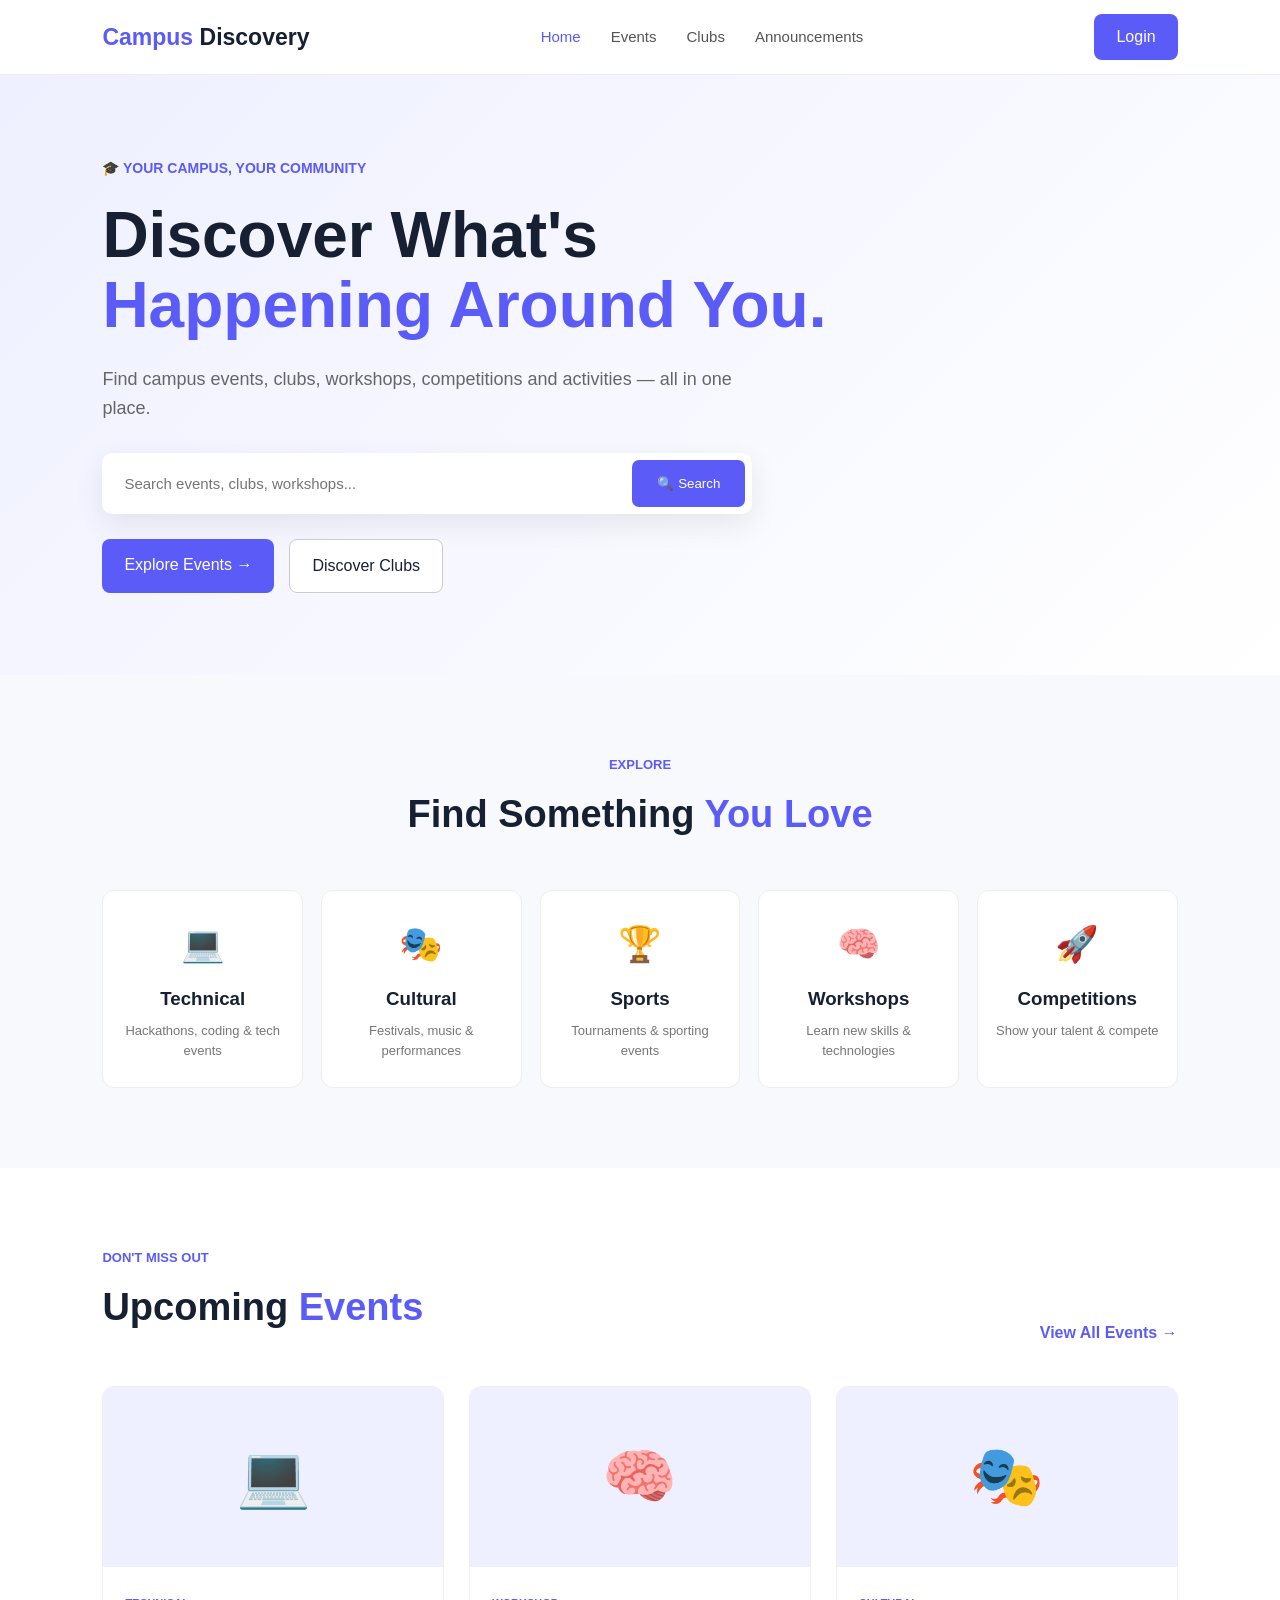
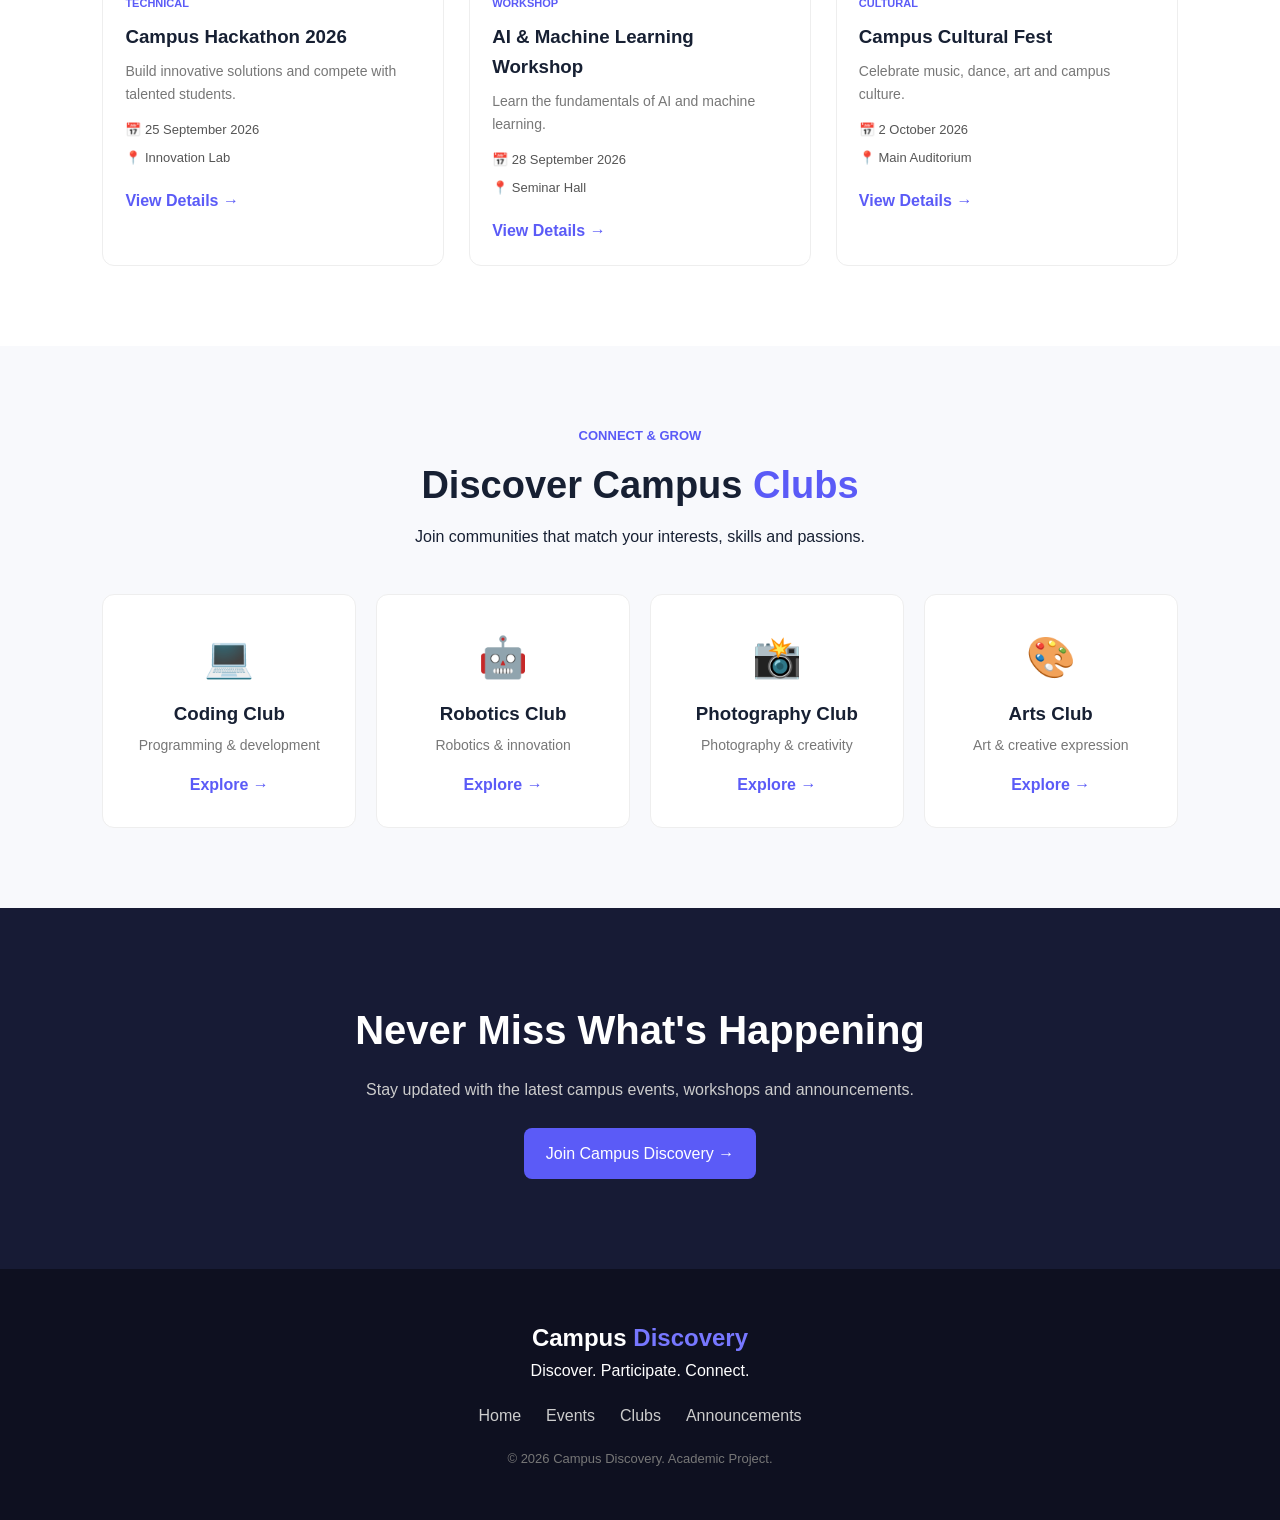
<file: Campus Discovery/index.html>
<!DOCTYPE html>
<html lang="en">
<head>
    <meta charset="UTF-8">
    <meta name="viewport" content="width=device-width, initial-scale=1.0">

    <title>Campus Discovery</title>

    <link rel="stylesheet" href="css/style.css">
    <link rel="stylesheet" href="css/responsive.css">
</head>

<body>

    <!-- NAVBAR -->

    <header class="navbar">

        <div class="logo">
            <span>Campus</span> Discovery
        </div>

        <nav>
            <a href="index.html" class="active">Home</a>
            <a href="pages/events.html">Events</a>
            <a href="pages/clubs.html">Clubs</a>
            <a href="pages/announcements.html">Announcements</a>
        </nav>

        <a href="pages/login.html" class="login-btn">
            Login
        </a>

    </header>


    <!-- HERO SECTION -->

    <section class="hero">

        <div class="hero-content">

            <p class="hero-tag">
                🎓 YOUR CAMPUS, YOUR COMMUNITY
            </p>

            <h1>
                Discover What's<br>
                <span>Happening Around You.</span>
            </h1>

            <p class="hero-description">
                Find campus events, clubs, workshops, competitions
                and activities — all in one place.
            </p>

            <div class="search-box">

                <input
                    type="text"
                    placeholder="Search events, clubs, workshops..."
                    id="searchInput"
                >

                <button onclick="searchEvents()">
                    🔍 Search
                </button>

            </div>

            <div class="hero-buttons">

                <a href="pages/events.html" class="primary-btn">
                    Explore Events →
                </a>

                <a href="pages/clubs.html" class="secondary-btn">
                    Discover Clubs
                </a>

            </div>

        </div>

    </section>


    <!-- CATEGORIES -->

    <section class="categories">

        <div class="section-heading">

            <p>EXPLORE</p>

            <h2>
                Find Something <span>You Love</span>
            </h2>

        </div>


        <div class="category-container">

            <a href="pages/events.html?category=technical"
               class="category-card">

                <div class="category-icon">💻</div>

                <h3>Technical</h3>

                <p>Hackathons, coding & tech events</p>

            </a>


            <a href="pages/events.html?category=cultural"
               class="category-card">

                <div class="category-icon">🎭</div>

                <h3>Cultural</h3>

                <p>Festivals, music & performances</p>

            </a>


            <a href="pages/events.html?category=sports"
               class="category-card">

                <div class="category-icon">🏆</div>

                <h3>Sports</h3>

                <p>Tournaments & sporting events</p>

            </a>


            <a href="pages/events.html?category=workshop"
               class="category-card">

                <div class="category-icon">🧠</div>

                <h3>Workshops</h3>

                <p>Learn new skills & technologies</p>

            </a>


            <a href="pages/events.html?category=competition"
               class="category-card">

                <div class="category-icon">🚀</div>

                <h3>Competitions</h3>

                <p>Show your talent & compete</p>

            </a>

        </div>

    </section>


    <!-- UPCOMING EVENTS -->

    <section class="events-section">

        <div class="section-top">

            <div>

                <p class="section-label">
                    DON'T MISS OUT
                </p>

                <h2>
                    Upcoming <span>Events</span>
                </h2>

            </div>

            <a href="pages/events.html" class="view-all">
                View All Events →
            </a>

        </div>


        <div class="event-container">


            <!-- EVENT 1 -->

            <div class="event-card">

                <div class="event-image technical">
                    💻
                </div>

                <div class="event-content">

                    <span class="event-category">
                        TECHNICAL
                    </span>

                    <h3>
                        Campus Hackathon 2026
                    </h3>

                    <p>
                        Build innovative solutions and compete
                        with talented students.
                    </p>

                    <div class="event-info">
                        📅 25 September 2026
                    </div>

                    <div class="event-info">
                        📍 Innovation Lab
                    </div>

                    <a href="pages/event-details.html"
                       class="event-btn">
                        View Details →
                    </a>

                </div>

            </div>


            <!-- EVENT 2 -->

            <div class="event-card">

                <div class="event-image workshop">
                    🧠
                </div>

                <div class="event-content">

                    <span class="event-category">
                        WORKSHOP
                    </span>

                    <h3>
                        AI & Machine Learning Workshop
                    </h3>

                    <p>
                        Learn the fundamentals of AI and
                        machine learning.
                    </p>

                    <div class="event-info">
                        📅 28 September 2026
                    </div>

                    <div class="event-info">
                        📍 Seminar Hall
                    </div>

                    <a href="pages/event-details.html"
                       class="event-btn">
                        View Details →
                    </a>

                </div>

            </div>


            <!-- EVENT 3 -->

            <div class="event-card">

                <div class="event-image cultural">
                    🎭
                </div>

                <div class="event-content">

                    <span class="event-category">
                        CULTURAL
                    </span>

                    <h3>
                        Campus Cultural Fest
                    </h3>

                    <p>
                        Celebrate music, dance, art and
                        campus culture.
                    </p>

                    <div class="event-info">
                        📅 2 October 2026
                    </div>

                    <div class="event-info">
                        📍 Main Auditorium
                    </div>

                    <a href="pages/event-details.html"
                       class="event-btn">
                        View Details →
                    </a>

                </div>

            </div>

        </div>

    </section>


    <!-- CLUBS -->

    <section class="clubs-section">

        <div class="section-heading">

            <p>CONNECT & GROW</p>

            <h2>
                Discover Campus <span>Clubs</span>
            </h2>

            <p>
                Join communities that match your interests,
                skills and passions.
            </p>

        </div>


        <div class="club-container">

            <div class="club-card">
                <div class="club-icon">💻</div>
                <h3>Coding Club</h3>
                <p>Programming & development</p>
                <a href="pages/clubs.html">Explore →</a>
            </div>

            <div class="club-card">
                <div class="club-icon">🤖</div>
                <h3>Robotics Club</h3>
                <p>Robotics & innovation</p>
                <a href="pages/clubs.html">Explore →</a>
            </div>

            <div class="club-card">
                <div class="club-icon">📸</div>
                <h3>Photography Club</h3>
                <p>Photography & creativity</p>
                <a href="pages/clubs.html">Explore →</a>
            </div>

            <div class="club-card">
                <div class="club-icon">🎨</div>
                <h3>Arts Club</h3>
                <p>Art & creative expression</p>
                <a href="pages/clubs.html">Explore →</a>
            </div>

        </div>

    </section>


    <!-- CTA -->

    <section class="cta">

        <h2>
            Never Miss What's Happening
        </h2>

        <p>
            Stay updated with the latest campus events,
            workshops and announcements.
        </p>

        <a href="pages/login.html" class="primary-btn">
            Join Campus Discovery →
        </a>

    </section>


    <!-- FOOTER -->

    <footer>

        <div class="footer-logo">
            Campus <span>Discovery</span>
        </div>

        <p>
            Discover. Participate. Connect.
        </p>

        <div class="footer-links">

            <a href="index.html">Home</a>
            <a href="pages/events.html">Events</a>
            <a href="pages/clubs.html">Clubs</a>
            <a href="pages/announcements.html">
                Announcements
            </a>

        </div>

        <p class="copyright">
            © 2026 Campus Discovery. Academic Project.
        </p>

    </footer>


    <script src="js/main.js"></script>

</body>
</html>
</file>
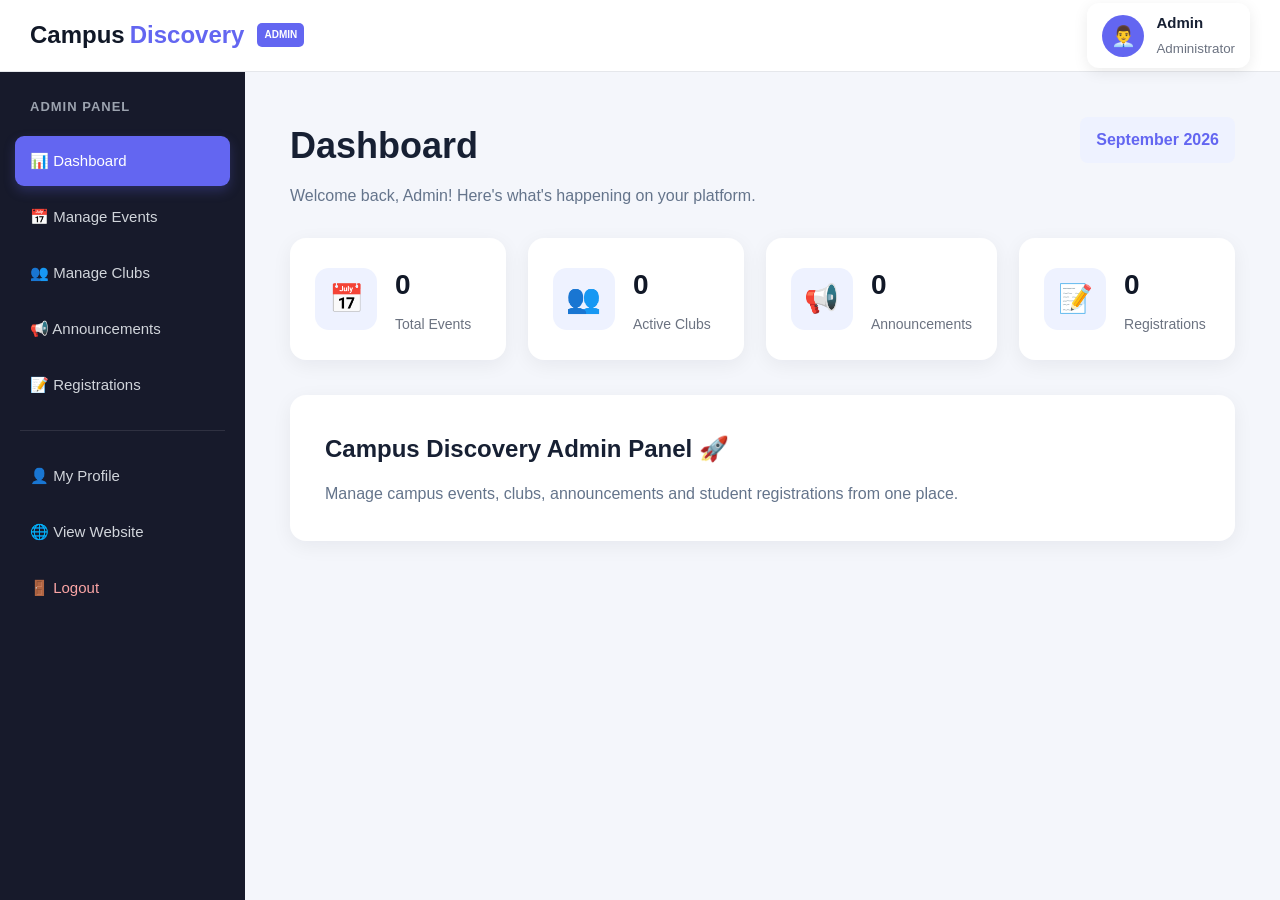
<file: Campus Discovery/pages/admin.html>
<!DOCTYPE html>
<html lang="en">

<head>
    <meta charset="UTF-8">
    <meta name="viewport" content="width=device-width, initial-scale=1.0">

    <title>Admin Dashboard | Campus Discovery</title>

    <link rel="stylesheet" href="../css/style.css">
    <link rel="stylesheet" href="../css/responsive.css">
    <link rel="stylesheet" href="../css/admin.css">
</head>

<body>

    <!-- ==================== ADMIN HEADER ==================== -->

    <header class="admin-header">

        <div class="admin-logo">
            Campus<span>Discovery</span>
            <small>ADMIN</small>
        </div>

        <div class="admin-profile">
            <span class="admin-avatar">👨‍💼</span>

            <div>
                <strong>Admin</strong>
                <small>Administrator</small>
            </div>
        </div>

    </header>


    <!-- ==================== ADMIN LAYOUT ==================== -->

    <div class="admin-layout">

        <!-- ==================== SIDEBAR ==================== -->

        <aside class="admin-sidebar">

            <div class="sidebar-title">
                ADMIN PANEL
            </div>

            <a href="#"
               class="sidebar-link active"
               onclick="showSection('dashboard', event)">
                📊 Dashboard
            </a>

            <a href="#"
               class="sidebar-link"
               onclick="showSection('events', event)">
                📅 Manage Events
            </a>

            <a href="#"
               class="sidebar-link"
               onclick="showSection('clubs', event)">
                👥 Manage Clubs
            </a>

            <a href="#"
               class="sidebar-link"
               onclick="showSection('announcements', event)">
                📢 Announcements
            </a>

            <a href="#"
               class="sidebar-link"
               onclick="showSection('registrations', event)">
                📝 Registrations
            </a>

            <div class="sidebar-divider"></div>

            <a href="profile.html" class="sidebar-link">
                👤 My Profile
            </a>

            <a href="../index.html" class="sidebar-link">
                🌐 View Website
            </a>

            <a href="login.html" class="sidebar-link logout">
                🚪 Logout
            </a>

        </aside>


        <!-- ==================== MAIN CONTENT ==================== -->

        <main class="admin-main">


            <!-- ==================== DASHBOARD ==================== -->

            <section id="dashboardSection" class="admin-section">

                <div class="admin-page-heading">

                    <div>
                        <h1>Dashboard</h1>

                        <p>
                            Welcome back, Admin!
                            Here's what's happening on your platform.
                        </p>
                    </div>

                    <span class="current-date">
                        September 2026
                    </span>

                </div>


                <!-- Statistics -->

                <div class="admin-stats">

                    <div class="stat-card">

                        <div class="stat-icon">
                            📅
                        </div>

                        <div>
                            <h2 id="eventCount">0</h2>
                            <p>Total Events</p>
                        </div>

                    </div>


                    <div class="stat-card">

                        <div class="stat-icon">
                            👥
                        </div>

                        <div>
                            <h2 id="clubCount">0</h2>
                            <p>Active Clubs</p>
                        </div>

                    </div>


                    <div class="stat-card">

                        <div class="stat-icon">
                            📢
                        </div>

                        <div>
                            <h2 id="announcementCount">0</h2>
                            <p>Announcements</p>
                        </div>

                    </div>


                    <div class="stat-card">

                        <div class="stat-icon">
                            📝
                        </div>

                        <div>
                            <h2 id="registrationCount">0</h2>
                            <p>Registrations</p>
                        </div>

                    </div>

                </div>


                <!-- Welcome Card -->

                <div class="admin-welcome">

                    <h2>Campus Discovery Admin Panel 🚀</h2>

                    <p>
                        Manage campus events, clubs, announcements
                        and student registrations from one place.
                    </p>

                </div>

            </section>



            <!-- ==================== EVENTS ==================== -->

            <section id="eventsSection"
                     class="admin-section"
                     style="display: none;">

                <div class="section-heading">

                    <div>
                        <h1>Manage Events</h1>

                        <p>
                            Create, update and delete campus events.
                        </p>
                    </div>

                    <button
                        class="admin-btn"
                        onclick="openAddEventModal()">
                        + Add Event
                    </button>

                </div>


                <div class="admin-table-container">

                    <table class="admin-table">

                        <thead>

                            <tr>
                                <th>ID</th>
                                <th>Event</th>
                                <th>Category</th>
                                <th>Date</th>
                                <th>Time</th>
                                <th>Venue</th>
                                <th>Organizer</th>
                                <th>Actions</th>
                            </tr>

                        </thead>

                        <tbody id="eventTableBody">

                        </tbody>

                    </table>

                </div>

            </section>



            <!-- ==================== CLUBS ==================== -->

            <section id="clubsSection"
                     class="admin-section"
                     style="display: none;">

                <div class="section-heading">

                    <div>
                        <h1>Manage Clubs</h1>

                        <p>
                            Create, update and manage student clubs.
                        </p>
                    </div>

                    <button
                        class="admin-btn"
                        onclick="openAddClubModal()">
                        + Add Club
                    </button>

                </div>


                <div class="admin-table-container">

                    <table class="admin-table">

                        <thead>

                            <tr>
                                <th>ID</th>
                                <th>Club Name</th>
                                <th>Category</th>
                                <th>Coordinator</th>
                                <th>Meeting Day</th>
                                <th>Meeting Time</th>
                                <th>Venue</th>
                                <th>Actions</th>
                            </tr>

                        </thead>

                        <tbody id="clubTableBody">

                        </tbody>

                    </table>

                </div>

            </section>



            <!-- ==================== ANNOUNCEMENTS ==================== -->

            <section id="announcementsSection"
                     class="admin-section"
                     style="display: none;">

                <div class="section-heading">

                    <div>
                        <h1>Announcements</h1>

                        <p>
                            Manage important campus announcements.
                        </p>
                    </div>

                    <button
                        class="admin-btn"
                        onclick="openAddAnnouncementModal()">
                        + Add Announcement
                    </button>

                </div>


                <div class="admin-table-container">

                    <table class="admin-table">

                        <thead>

                            <tr>
                                <th>ID</th>
                                <th>Title</th>
                                <th>Category</th>
                                <th>Description</th>
                                <th>Date</th>
                                <th>Actions</th>
                            </tr>

                        </thead>

                        <tbody id="announcementTableBody">

                        </tbody>

                    </table>

                </div>

            </section>



            <!-- ==================== REGISTRATIONS ==================== -->

            <section id="registrationsSection"
                     class="admin-section"
                     style="display: none;">

                <div class="section-heading">

                    <div>
                        <h1>Event Registrations</h1>

                        <p>
                            View and manage student event registrations.
                        </p>
                    </div>

                </div>


                <div class="admin-table-container">

                    <table class="admin-table">

                        <thead>

                            <tr>
                                <th>ID</th>
                                <th>Student Name</th>
                                <th>Student ID</th>
                                <th>Event ID</th>
                                <th>Email</th>
                                <th>Department</th>
                                <th>Status</th>
                                <th>Action</th>
                            </tr>

                        </thead>

                        <tbody id="registrationTableBody">

                        </tbody>

                    </table>

                </div>

            </section>

        </main>

    </div>



    <!-- ================================================== -->
    <!-- ADD EVENT MODAL -->
    <!-- ================================================== -->

    <div id="eventModal" class="modal">

        <div class="modal-content">

            <div class="modal-header">

                <h2>Add New Event</h2>

                <button
                    class="modal-close"
                    onclick="closeModal('eventModal')">
                    ×
                </button>

            </div>


            <form onsubmit="addEvent(event)">

                <div class="form-group">

                    <label for="eventTitle">
                        Event Title
                    </label>

                    <input
                        type="text"
                        id="eventTitle"
                        placeholder="Enter event title"
                        required>

                </div>


                <div class="form-group">

                    <label for="eventCategory">
                        Category
                    </label>

                    <select id="eventCategory" required>

                        <option value="">
                            Select Category
                        </option>

                        <option value="Technical">
                            Technical
                        </option>

                        <option value="Cultural">
                            Cultural
                        </option>

                        <option value="Sports">
                            Sports
                        </option>

                        <option value="Workshop">
                            Workshop
                        </option>

                        <option value="Competition">
                            Competition
                        </option>

                    </select>

                </div>


                <div class="form-group">

                    <label for="eventDescription">
                        Description
                    </label>

                    <textarea
                        id="eventDescription"
                        placeholder="Enter event description"
                        required></textarea>

                </div>


                <div class="form-group">

                    <label for="eventDate">
                        Date
                    </label>

                    <input
                        type="date"
                        id="eventDate"
                        required>

                </div>


                <div class="form-group">

                    <label for="eventTime">
                        Time
                    </label>

                    <input
                        type="text"
                        id="eventTime"
                        placeholder="Example: 10:00 AM"
                        required>

                </div>


                <div class="form-group">

                    <label for="eventVenue">
                        Venue
                    </label>

                    <input
                        type="text"
                        id="eventVenue"
                        placeholder="Enter venue"
                        required>

                </div>


                <div class="form-group">

                    <label for="eventOrganizer">
                        Organizer
                    </label>

                    <input
                        type="text"
                        id="eventOrganizer"
                        placeholder="Enter organizer"
                        required>

                </div>


                <button
                    type="submit"
                    class="admin-btn">
                    Add Event
                </button>

                <button
                    type="button"
                    class="cancel-btn"
                    onclick="closeModal('eventModal')">
                    Cancel
                </button>

            </form>

        </div>

    </div>



    <!-- ================================================== -->
    <!-- EDIT EVENT MODAL -->
    <!-- ================================================== -->

    <div id="editEventModal" class="modal">

        <div class="modal-content">

            <div class="modal-header">

                <h2>Edit Event</h2>

                <button
                    class="modal-close"
                    onclick="closeModal('editEventModal')">
                    ×
                </button>

            </div>


            <form onsubmit="updateEvent(event)">

                <input
                    type="hidden"
                    id="editEventId">


                <div class="form-group">

                    <label for="editEventTitle">
                        Event Title
                    </label>

                    <input
                        type="text"
                        id="editEventTitle"
                        required>

                </div>


                <div class="form-group">

                    <label for="editEventCategory">
                        Category
                    </label>

                    <select
                        id="editEventCategory"
                        required>

                        <option value="Technical">
                            Technical
                        </option>

                        <option value="Cultural">
                            Cultural
                        </option>

                        <option value="Sports">
                            Sports
                        </option>

                        <option value="Workshop">
                            Workshop
                        </option>

                        <option value="Competition">
                            Competition
                        </option>

                    </select>

                </div>


                <div class="form-group">

                    <label for="editEventDescription">
                        Description
                    </label>

                    <textarea
                        id="editEventDescription"
                        required></textarea>

                </div>


                <div class="form-group">

                    <label for="editEventDate">
                        Date
                    </label>

                    <input
                        type="date"
                        id="editEventDate"
                        required>

                </div>


                <div class="form-group">

                    <label for="editEventTime">
                        Time
                    </label>

                    <input
                        type="text"
                        id="editEventTime"
                        required>

                </div>


                <div class="form-group">

                    <label for="editEventVenue">
                        Venue
                    </label>

                    <input
                        type="text"
                        id="editEventVenue"
                        required>

                </div>


                <div class="form-group">

                    <label for="editEventOrganizer">
                        Organizer
                    </label>

                    <input
                        type="text"
                        id="editEventOrganizer"
                        required>

                </div>


                <button
                    type="submit"
                    class="admin-btn">
                    Update Event
                </button>

                <button
                    type="button"
                    class="cancel-btn"
                    onclick="closeModal('editEventModal')">
                    Cancel
                </button>

            </form>

        </div>

    </div>



    <!-- ================================================== -->
    <!-- ADD CLUB MODAL -->
    <!-- ================================================== -->

    <div id="clubModal" class="modal">

        <div class="modal-content">

            <div class="modal-header">

                <h2>Add New Club</h2>

                <button
                    class="modal-close"
                    onclick="closeModal('clubModal')">
                    ×
                </button>

            </div>


            <form onsubmit="addClub(event)">

                <div class="form-group">

                    <label for="clubName">
                        Club Name
                    </label>

                    <input
                        type="text"
                        id="clubName"
                        placeholder="Example: Coding Club"
                        required>

                </div>


                <div class="form-group">

                    <label for="clubCategory">
                        Category
                    </label>

                    <select id="clubCategory" required>

                        <option value="">
                            Select Category
                        </option>

                        <option value="Technical">
                            Technical
                        </option>

                        <option value="Creative">
                            Creative
                        </option>

                        <option value="Cultural">
                            Cultural
                        </option>

                        <option value="Sports">
                            Sports
                        </option>

                        <option value="Business">
                            Business
                        </option>

                    </select>

                </div>


                <div class="form-group">

                    <label for="clubDescription">
                        Description
                    </label>

                    <textarea
                        id="clubDescription"
                        placeholder="Describe the club"
                        required></textarea>

                </div>


                <div class="form-group">

                    <label for="clubCoordinator">
                        Coordinator
                    </label>

                    <input
                        type="text"
                        id="clubCoordinator"
                        placeholder="Club coordinator"
                        required>

                </div>


                <div class="form-group">

                    <label for="clubMeetingDay">
                        Meeting Day
                    </label>

                    <input
                        type="text"
                        id="clubMeetingDay"
                        placeholder="Example: Friday"
                        required>

                </div>


                <div class="form-group">

                    <label for="clubMeetingTime">
                        Meeting Time
                    </label>

                    <input
                        type="text"
                        id="clubMeetingTime"
                        placeholder="Example: 4:00 PM"
                        required>

                </div>


                <div class="form-group">

                    <label for="clubVenue">
                        Venue
                    </label>

                    <input
                        type="text"
                        id="clubVenue"
                        placeholder="Example: Computer Lab"
                        required>

                </div>


                <button
                    type="submit"
                    class="admin-btn">
                    Add Club
                </button>

                <button
                    type="button"
                    class="cancel-btn"
                    onclick="closeModal('clubModal')">
                    Cancel
                </button>

            </form>

        </div>

    </div>



    <!-- ================================================== -->
    <!-- EDIT CLUB MODAL -->
    <!-- ================================================== -->

    <div id="editClubModal" class="modal">

        <div class="modal-content">

            <div class="modal-header">

                <h2>Edit Club</h2>

                <button
                    class="modal-close"
                    onclick="closeModal('editClubModal')">
                    ×
                </button>

            </div>


            <form onsubmit="updateClub(event)">

                <input
                    type="hidden"
                    id="editClubId">


                <div class="form-group">

                    <label for="editClubName">
                        Club Name
                    </label>

                    <input
                        type="text"
                        id="editClubName"
                        required>

                </div>


                <div class="form-group">

                    <label for="editClubCategory">
                        Category
                    </label>

                    <select id="editClubCategory" required>

                        <option value="Technical">
                            Technical
                        </option>

                        <option value="Creative">
                            Creative
                        </option>

                        <option value="Cultural">
                            Cultural
                        </option>

                        <option value="Sports">
                            Sports
                        </option>

                        <option value="Business">
                            Business
                        </option>

                    </select>

                </div>


                <div class="form-group">

                    <label for="editClubDescription">
                        Description
                    </label>

                    <textarea
                        id="editClubDescription"
                        required></textarea>

                </div>


                <div class="form-group">

                    <label for="editClubCoordinator">
                        Coordinator
                    </label>

                    <input
                        type="text"
                        id="editClubCoordinator"
                        required>

                </div>


                <div class="form-group">

                    <label for="editClubMeetingDay">
                        Meeting Day
                    </label>

                    <input
                        type="text"
                        id="editClubMeetingDay"
                        required>

                </div>


                <div class="form-group">

                    <label for="editClubMeetingTime">
                        Meeting Time
                    </label>

                    <input
                        type="text"
                        id="editClubMeetingTime"
                        required>

                </div>


                <div class="form-group">

                    <label for="editClubVenue">
                        Venue
                    </label>

                    <input
                        type="text"
                        id="editClubVenue"
                        required>

                </div>


                <button
                    type="submit"
                    class="admin-btn">
                    Update Club
                </button>

                <button
                    type="button"
                    class="cancel-btn"
                    onclick="closeModal('editClubModal')">
                    Cancel
                </button>

            </form>

        </div>

    </div>



    <!-- ================================================== -->
    <!-- ADD ANNOUNCEMENT MODAL -->
    <!-- ================================================== -->

    <div id="announcementModal" class="modal">

        <div class="modal-content">

            <div class="modal-header">

                <h2>Add Announcement</h2>

                <button
                    class="modal-close"
                    onclick="closeModal('announcementModal')">
                    ×
                </button>

            </div>


            <form onsubmit="addAnnouncement(event)">

                <div class="form-group">

                    <label for="announcementTitle">
                        Title
                    </label>

                    <input
                        type="text"
                        id="announcementTitle"
                        placeholder="Announcement title"
                        required>

                </div>


                <div class="form-group">

                    <label for="announcementCategory">
                        Category
                    </label>

                    <select
                        id="announcementCategory"
                        required>

                        <option value="">
                            Select Category
                        </option>

                        <option value="Academic">
                            Academic
                        </option>

                        <option value="Event">
                            Event
                        </option>

                        <option value="Workshop">
                            Workshop
                        </option>

                        <option value="Sports">
                            Sports
                        </option>

                        <option value="Club">
                            Club
                        </option>

                    </select>

                </div>


                <div class="form-group">

                    <label for="announcementDescription">
                        Description
                    </label>

                    <textarea
                        id="announcementDescription"
                        placeholder="Announcement details"
                        required></textarea>

                </div>


                <button
                    type="submit"
                    class="admin-btn">
                    Publish Announcement
                </button>

                <button
                    type="button"
                    class="cancel-btn"
                    onclick="closeModal('announcementModal')">
                    Cancel
                </button>

            </form>

        </div>

    </div>


    <!-- ==================== JAVASCRIPT ==================== -->

    <script src="../js/admin.js"></script>

</body>

</html>
</file>
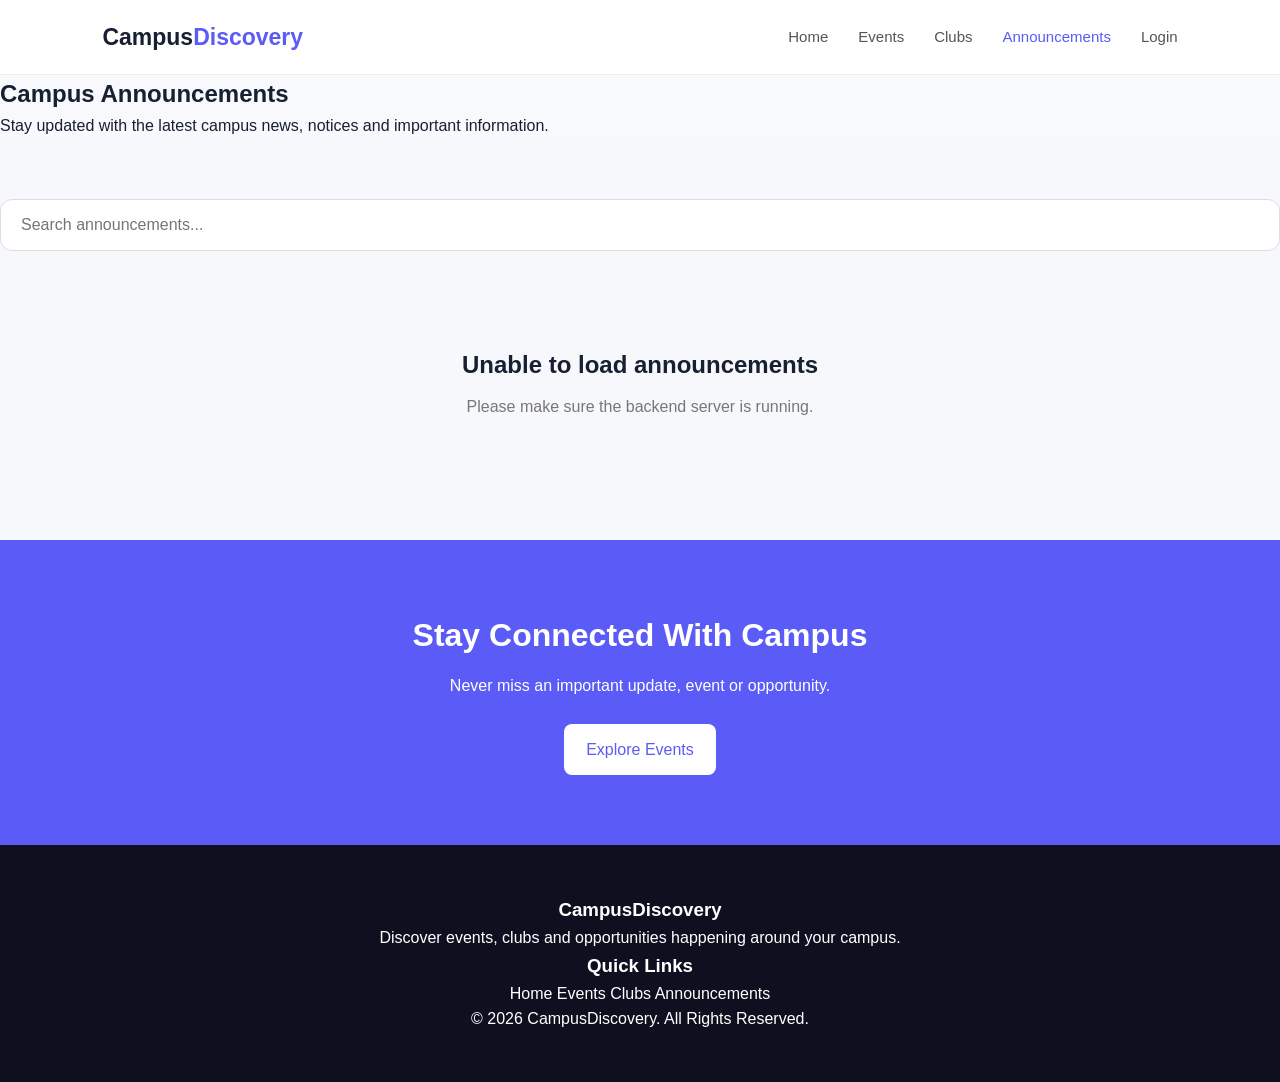
<file: Campus Discovery/pages/announcements.html>
<!DOCTYPE html>
<html lang="en">

<head>
    <meta charset="UTF-8">
    <meta name="viewport" content="width=device-width, initial-scale=1.0">

    <title>Announcements | Campus Discovery</title>

    <link rel="stylesheet" href="../css/style.css">
    <link rel="stylesheet" href="../css/responsive.css">
    <link rel="stylesheet" href="../css/announcements.css">
</head>

<body>

    <!-- Navbar -->
    <header class="navbar">

        <div class="logo">
            Campus<span>Discovery</span>
        </div>

        <nav>
            <a href="../index.html">Home</a>
            <a href="events.html">Events</a>
            <a href="clubs.html">Clubs</a>
            <a href="announcements.html" class="active">
                Announcements
            </a>
            <a href="login.html">Login</a>
        </nav>

    </header>


    <!-- Page Header -->
    <section class="page-header">

        <div class="container">

            <h1>Campus Announcements</h1>

            <p>
                Stay updated with the latest campus news,
                notices and important information.
            </p>

        </div>

    </section>


    <!-- Announcements Section -->
    <section class="announcements-section">

        <div class="container">

            <!-- Search -->
            <div class="announcement-search-box">

                <input
                    type="text"
                    id="announcementSearch"
                    placeholder="Search announcements..."
                    onkeyup="searchAnnouncements()"
                >

            </div>


            <!-- Announcements List -->
            <div class="announcements-list" id="announcementsList">


                <!-- Announcement 1 -->
                <div
                    class="announcement-card"
                    data-title="Campus Hackathon 2026 Registration Open"
                >

                    <div class="announcement-date">

                        <span class="date-day">20</span>
                        <span class="date-month">SEP</span>

                    </div>

                    <div class="announcement-content">

                        <span class="announcement-tag event-tag">
                            Event
                        </span>

                        <h2>
                            Campus Hackathon 2026 Registration Open
                        </h2>

                        <p>
                            Registration is now open for Campus Hackathon
                            2026. Students can register individually or
                            participate as a team.
                        </p>

                        <div class="announcement-meta">
                            📅 Published: September 20, 2026
                        </div>

                    </div>

                </div>


                <!-- Announcement 2 -->
                <div
                    class="announcement-card"
                    data-title="AI and Machine Learning Workshop"
                >

                    <div class="announcement-date">

                        <span class="date-day">18</span>
                        <span class="date-month">SEP</span>

                    </div>

                    <div class="announcement-content">

                        <span class="announcement-tag workshop-tag">
                            Workshop
                        </span>

                        <h2>
                            AI & Machine Learning Workshop
                        </h2>

                        <p>
                            The AI & ML Club is organizing a hands-on
                            workshop covering the fundamentals of
                            Artificial Intelligence and Machine Learning.
                        </p>

                        <div class="announcement-meta">
                            📅 Published: September 18, 2026
                        </div>

                    </div>

                </div>


                <!-- Announcement 3 -->
                <div
                    class="announcement-card"
                    data-title="Mid Semester Examination Schedule"
                >

                    <div class="announcement-date">

                        <span class="date-day">15</span>
                        <span class="date-month">SEP</span>

                    </div>

                    <div class="announcement-content">

                        <span class="announcement-tag academic-tag">
                            Academic
                        </span>

                        <h2>
                            Mid-Semester Examination Schedule
                        </h2>

                        <p>
                            The mid-semester examination schedule has
                            been released. Students are advised to check
                            their respective department schedules.
                        </p>

                        <div class="announcement-meta">
                            📅 Published: September 15, 2026
                        </div>

                    </div>

                </div>


                <!-- Announcement 4 -->
                <div
                    class="announcement-card"
                    data-title="Inter College Cricket Tournament"
                >

                    <div class="announcement-date">

                        <span class="date-day">12</span>
                        <span class="date-month">SEP</span>

                    </div>

                    <div class="announcement-content">

                        <span class="announcement-tag sports-tag">
                            Sports
                        </span>

                        <h2>
                            Inter-College Cricket Tournament
                        </h2>

                        <p>
                            Registration for the upcoming inter-college
                            cricket tournament is now open. Interested
                            students can contact the Sports Club.
                        </p>

                        <div class="announcement-meta">
                            📅 Published: September 12, 2026
                        </div>

                    </div>

                </div>


                <!-- Announcement 5 -->
                <div
                    class="announcement-card"
                    data-title="Photography Club Recruitment"
                >

                    <div class="announcement-date">

                        <span class="date-day">10</span>
                        <span class="date-month">SEP</span>

                    </div>

                    <div class="announcement-content">

                        <span class="announcement-tag club-tag">
                            Club
                        </span>

                        <h2>
                            Photography Club Recruitment
                        </h2>

                        <p>
                            The Photography Club is inviting students
                            interested in photography, editing and
                            visual storytelling to join the club.
                        </p>

                        <div class="announcement-meta">
                            📅 Published: September 10, 2026
                        </div>

                    </div>

                </div>


            </div>


            <!-- No Results -->
            <div id="noAnnouncements" class="no-announcements">

                <h2>No announcements found</h2>

                <p>
                    Try searching with a different keyword.
                </p>

            </div>

        </div>

    </section>


    <!-- CTA -->
    <section class="announcement-cta">

        <div class="container">

            <h2>Stay Connected With Campus</h2>

            <p>
                Never miss an important update, event or opportunity.
            </p>

            <a href="events.html" class="primary-btn">
                Explore Events
            </a>

        </div>

    </section>


    <!-- Footer -->
    <footer class="footer">

        <div class="footer-content">

            <div>
                <h3>CampusDiscovery</h3>

                <p>
                    Discover events, clubs and opportunities
                    happening around your campus.
                </p>
            </div>

            <div>

                <h3>Quick Links</h3>

                <a href="../index.html">Home</a>
                <a href="events.html">Events</a>
                <a href="clubs.html">Clubs</a>
                <a href="announcements.html">Announcements</a>

            </div>

        </div>

        <div class="footer-bottom">

            © 2026 CampusDiscovery. All Rights Reserved.

        </div>

    </footer>


    <script src="../js/announcements.js"></script>

</body>

</html>
</file>
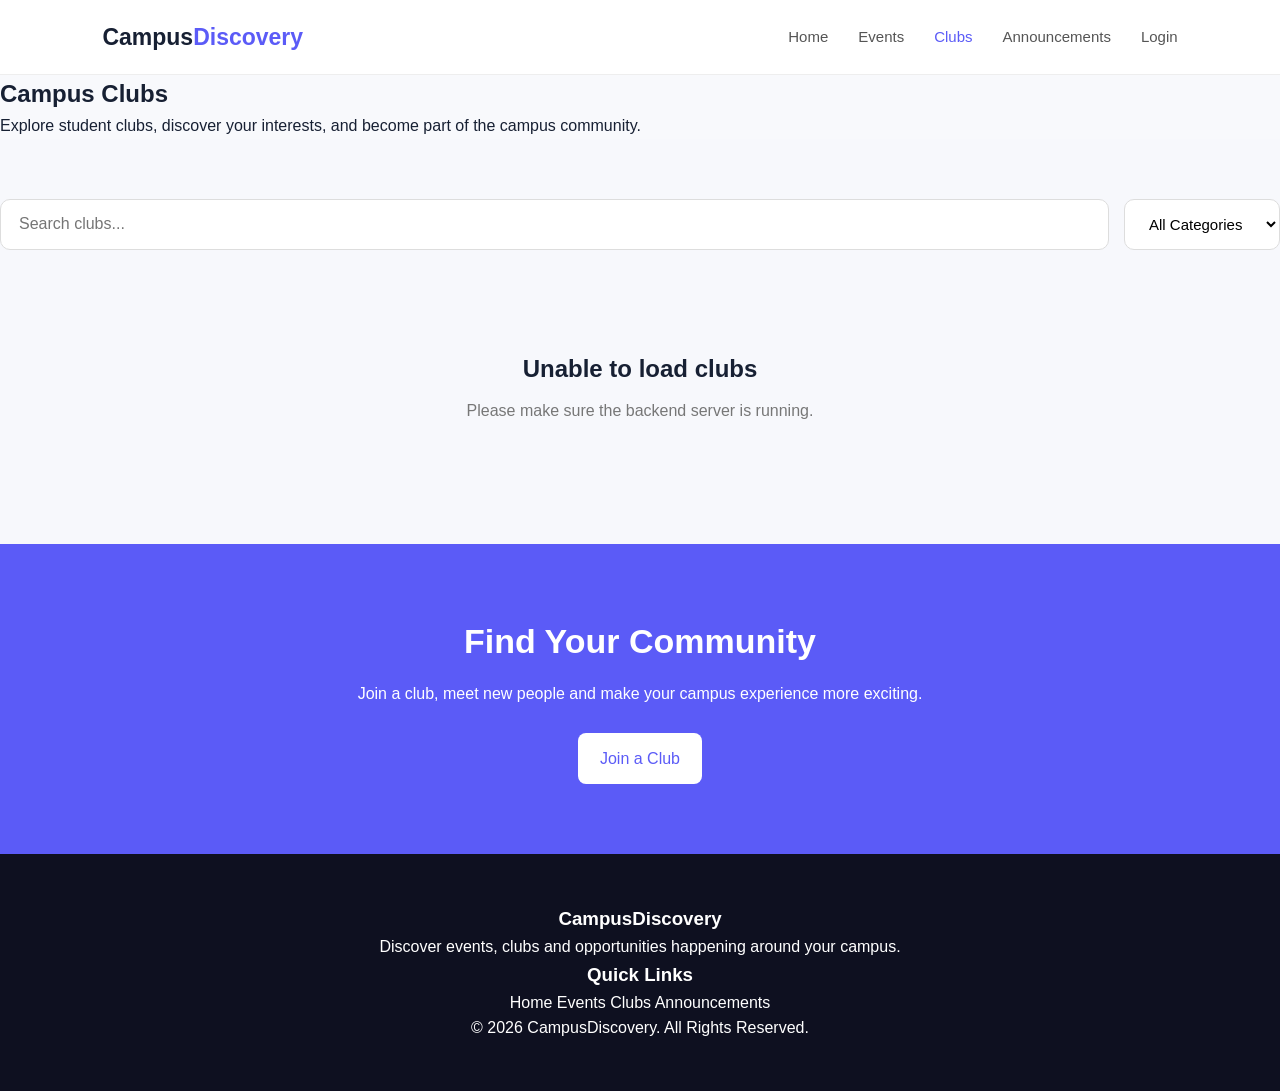
<file: Campus Discovery/pages/clubs.html>
<!DOCTYPE html>
<html lang="en">
<head>
    <meta charset="UTF-8">
    <meta name="viewport" content="width=device-width, initial-scale=1.0">

    <title>Clubs | Campus Discovery</title>

    <link rel="stylesheet" href="../css/style.css">
    <link rel="stylesheet" href="../css/responsive.css">
    <link rel="stylesheet" href="../css/clubs.css">
</head>

<body>

    <!-- Navbar -->
    <header class="navbar">
        <div class="logo">Campus<span>Discovery</span></div>

        <nav>
            <a href="../index.html">Home</a>
            <a href="events.html">Events</a>
            <a href="clubs.html" class="active">Clubs</a>
            <a href="announcements.html">Announcements</a>
            <a href="login.html">Login</a>
        </nav>
    </header>


    <!-- Page Header -->
    <section class="page-header">
        <div class="container">
            <h1>Campus Clubs</h1>
            <p>
                Explore student clubs, discover your interests,
                and become part of the campus community.
            </p>
        </div>
    </section>


    <!-- Club Search -->
    <section class="clubs-section">

        <div class="container">

            <div class="club-controls">

                <input
                    type="text"
                    id="clubSearch"
                    class="club-search"
                    placeholder="Search clubs..."
                    onkeyup="searchClubs()"
                >

                <select id="clubCategory" onchange="filterClubs()">
                    <option value="all">All Categories</option>
                    <option value="technical">Technical</option>
                    <option value="creative">Creative</option>
                    <option value="cultural">Cultural</option>
                    <option value="sports">Sports</option>
                    <option value="business">Business</option>
                </select>

            </div>


            <!-- Clubs Grid -->
            <div class="clubs-grid" id="clubsGrid">

                <!-- Coding Club -->
                <div class="club-card" data-category="technical" data-name="coding club">

                    <div class="club-icon technical-icon">
                        💻
                    </div>

                    <div class="club-content">

                        <span class="club-category">Technical</span>

                        <h2>Coding Club</h2>

                        <p>
                            Learn programming, problem solving,
                            competitive coding and software development.
                        </p>

                        <div class="club-info">
                            <span>👥 85 Members</span>
                            <span>📅 Weekly</span>
                        </div>

                        <a href="#" class="club-btn">
                            Explore Club →
                        </a>

                    </div>

                </div>


                <!-- Robotics Club -->
                <div class="club-card" data-category="technical" data-name="robotics club">

                    <div class="club-icon robotics-icon">
                        🤖
                    </div>

                    <div class="club-content">

                        <span class="club-category">Technical</span>

                        <h2>Robotics Club</h2>

                        <p>
                            Build robots, explore automation,
                            electronics and innovative technologies.
                        </p>

                        <div class="club-info">
                            <span>👥 52 Members</span>
                            <span>📅 Weekly</span>
                        </div>

                        <a href="#" class="club-btn">
                            Explore Club →
                        </a>

                    </div>

                </div>


                <!-- AI Club -->
                <div class="club-card" data-category="technical" data-name="ai club">

                    <div class="club-icon ai-icon">
                        🧠
                    </div>

                    <div class="club-content">

                        <span class="club-category">Technical</span>

                        <h2>AI & ML Club</h2>

                        <p>
                            Explore Artificial Intelligence,
                            Machine Learning and emerging technologies.
                        </p>

                        <div class="club-info">
                            <span>👥 64 Members</span>
                            <span>📅 Bi-Weekly</span>
                        </div>

                        <a href="#" class="club-btn">
                            Explore Club →
                        </a>

                    </div>

                </div>


                <!-- Photography Club -->
                <div class="club-card" data-category="creative" data-name="photography club">

                    <div class="club-icon photography-icon">
                        📷
                    </div>

                    <div class="club-content">

                        <span class="club-category">Creative</span>

                        <h2>Photography Club</h2>

                        <p>
                            Capture campus moments, learn photography
                            and improve your creative skills.
                        </p>

                        <div class="club-info">
                            <span>👥 45 Members</span>
                            <span>📅 Weekly</span>
                        </div>

                        <a href="#" class="club-btn">
                            Explore Club →
                        </a>

                    </div>

                </div>


                <!-- Cultural Club -->
                <div class="club-card" data-category="cultural" data-name="cultural club">

                    <div class="club-icon cultural-icon">
                        🎭
                    </div>

                    <div class="club-content">

                        <span class="club-category">Cultural</span>

                        <h2>Cultural Club</h2>

                        <p>
                            Celebrate music, dance, drama and
                            the diverse culture of our campus.
                        </p>

                        <div class="club-info">
                            <span>👥 90 Members</span>
                            <span>📅 Weekly</span>
                        </div>

                        <a href="#" class="club-btn">
                            Explore Club →
                        </a>

                    </div>

                </div>


                <!-- Sports Club -->
                <div class="club-card" data-category="sports" data-name="sports club">

                    <div class="club-icon sports-icon">
                        🏆
                    </div>

                    <div class="club-content">

                        <span class="club-category">Sports</span>

                        <h2>Sports Club</h2>

                        <p>
                            Participate in sports activities,
                            tournaments and fitness events.
                        </p>

                        <div class="club-info">
                            <span>👥 110 Members</span>
                            <span>📅 Regular</span>
                        </div>

                        <a href="#" class="club-btn">
                            Explore Club →
                        </a>

                    </div>

                </div>


                <!-- Music Club -->
                <div class="club-card" data-category="cultural" data-name="music club">

                    <div class="club-icon music-icon">
                        🎵
                    </div>

                    <div class="club-content">

                        <span class="club-category">Cultural</span>

                        <h2>Music Club</h2>

                        <p>
                            Bring musicians together and participate
                            in performances and music sessions.
                        </p>

                        <div class="club-info">
                            <span>👥 48 Members</span>
                            <span>📅 Weekly</span>
                        </div>

                        <a href="#" class="club-btn">
                            Explore Club →
                        </a>

                    </div>

                </div>


                <!-- Entrepreneurship Club -->
                <div class="club-card" data-category="business" data-name="entrepreneurship club">

                    <div class="club-icon business-icon">
                        💡
                    </div>

                    <div class="club-content">

                        <span class="club-category">Business</span>

                        <h2>Entrepreneurship Club</h2>

                        <p>
                            Develop startup ideas, business skills
                            and entrepreneurial thinking.
                        </p>

                        <div class="club-info">
                            <span>👥 57 Members</span>
                            <span>📅 Bi-Weekly</span>
                        </div>

                        <a href="#" class="club-btn">
                            Explore Club →
                        </a>

                    </div>

                </div>

            </div>


            <!-- No Clubs -->
            <div id="noClubs" class="no-clubs">
                <h2>No clubs found</h2>
                <p>Try searching with another keyword.</p>
            </div>

        </div>

    </section>


    <!-- Join CTA -->
    <section class="club-cta">

        <div class="container">

            <h2>Find Your Community</h2>

            <p>
                Join a club, meet new people and make your
                campus experience more exciting.
            </p>

            <a href="login.html" class="primary-btn">
                Join a Club
            </a>

        </div>

    </section>


    <!-- Footer -->
    <footer class="footer">

        <div class="footer-content">

            <div>
                <h3>CampusDiscovery</h3>
                <p>
                    Discover events, clubs and opportunities
                    happening around your campus.
                </p>
            </div>

            <div>
                <h3>Quick Links</h3>
                <a href="../index.html">Home</a>
                <a href="events.html">Events</a>
                <a href="clubs.html">Clubs</a>
                <a href="announcements.html">Announcements</a>
            </div>

        </div>

        <div class="footer-bottom">
            © 2026 CampusDiscovery. All Rights Reserved.
        </div>

    </footer>


    <script src="../js/clubs.js"></script>

</body>
</html>
</file>
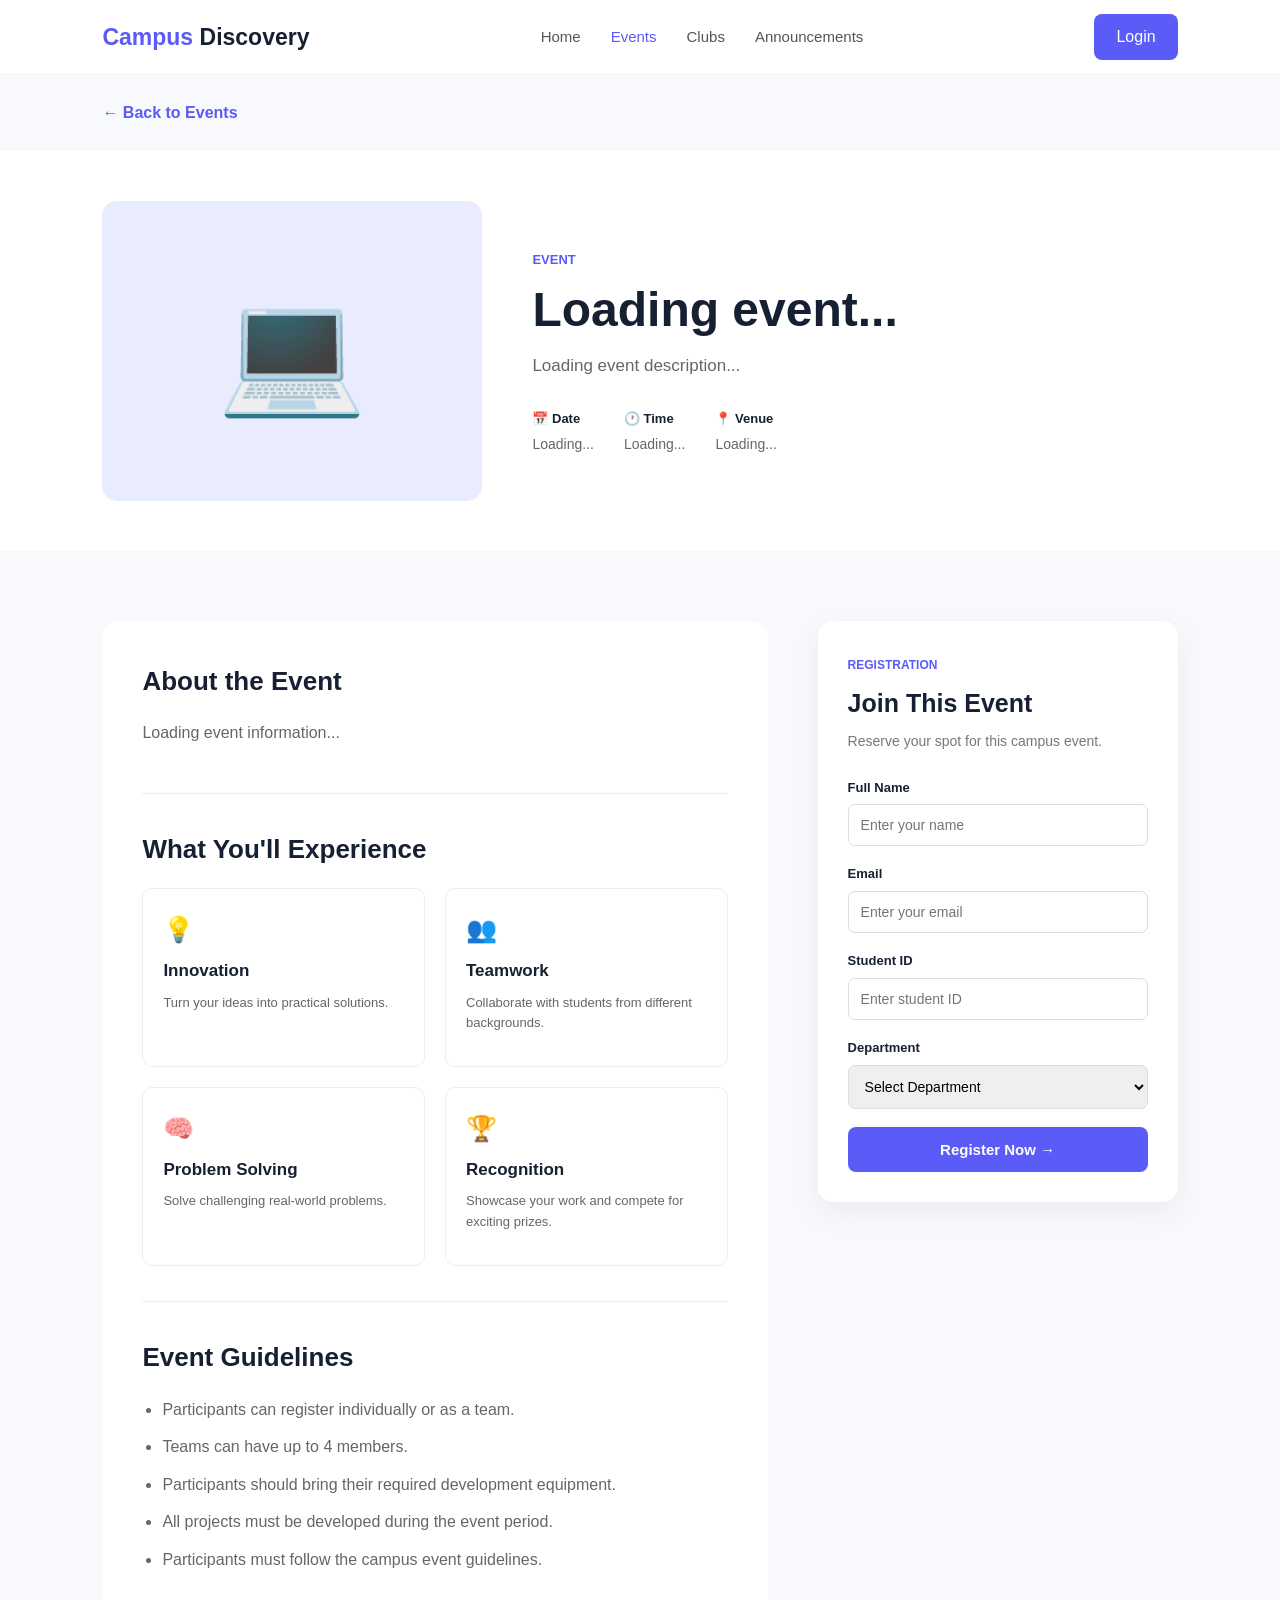
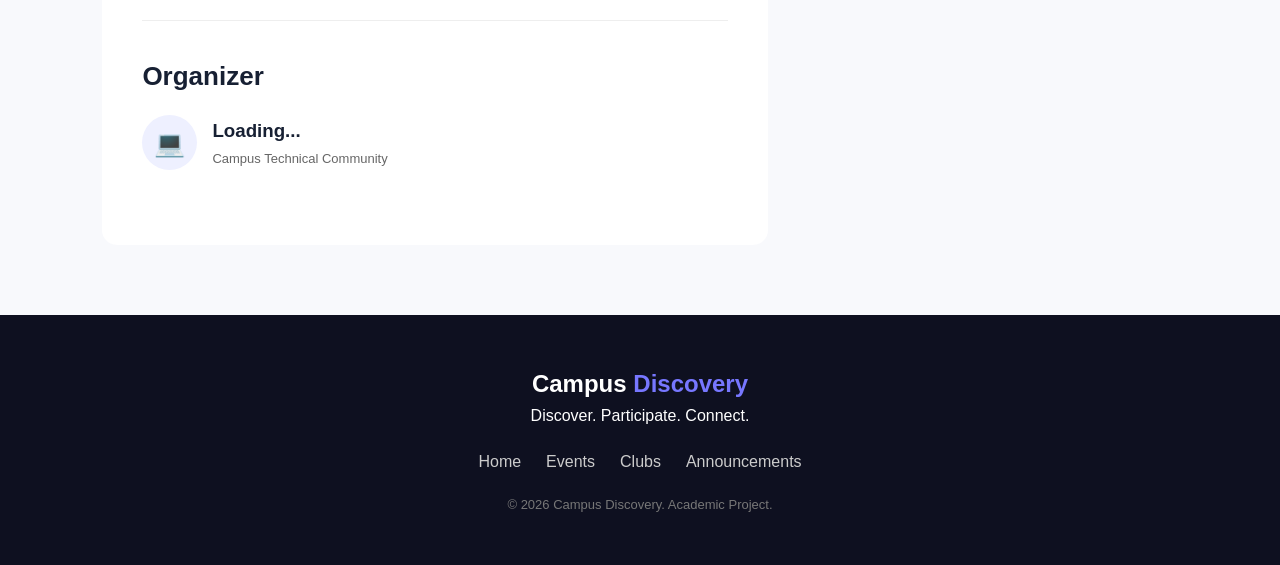
<file: Campus Discovery/pages/event-details.html>
<!DOCTYPE html>
<html lang="en">

<head>

    <meta charset="UTF-8">

    <meta name="viewport"
          content="width=device-width, initial-scale=1.0">

    <title>Event Details | Campus Discovery</title>

    <link rel="stylesheet"
          href="../css/style.css">

    <link rel="stylesheet"
          href="../css/responsive.css">

    <link rel="stylesheet"
          href="../css/event-details.css">

</head>


<body>


    <!-- NAVBAR -->

    <header class="navbar">

        <div class="logo">
            <span>Campus</span> Discovery
        </div>


        <nav>

            <a href="../index.html">
                Home
            </a>

            <a href="events.html"
               class="active">
                Events
            </a>

            <a href="clubs.html">
                Clubs
            </a>

            <a href="announcements.html">
                Announcements
            </a>

        </nav>


        <a href="login.html"
           class="login-btn">

            Login

        </a>

    </header>



    <!-- BREADCRUMB -->

    <div class="breadcrumb">

        <a href="events.html">
            ← Back to Events
        </a>

    </div>



    <!-- EVENT HERO -->

    <section class="event-detail-hero">

        <div class="detail-banner">

            <span>
                💻
            </span>

        </div>


        <div class="detail-header">

            <span class="detail-category"
                  id="eventCategory">

                EVENT

            </span>


            <h1 id="eventTitle">

                Loading event...

            </h1>


            <p id="eventDescription">

                Loading event description...

            </p>


            <div class="detail-meta">

                <div>

                    <strong>📅 Date</strong>

                    <span id="eventDate">
                        Loading...
                    </span>

                </div>


                <div>

                    <strong>🕐 Time</strong>

                    <span id="eventTime">
                        Loading...
                    </span>

                </div>


                <div>

                    <strong>📍 Venue</strong>

                    <span id="eventVenue">
                        Loading...
                    </span>

                </div>

            </div>

        </div>

    </section>



    <!-- MAIN CONTENT -->

    <main class="details-container">


        <!-- LEFT CONTENT -->

        <div class="details-main">


            <!-- ABOUT EVENT -->

            <section class="detail-section">

                <h2>
                    About the Event
                </h2>


                <p id="aboutEvent">

                    Loading event information...

                </p>

            </section>



            <!-- EXPERIENCE -->

            <section class="detail-section">

                <h2>
                    What You'll Experience
                </h2>


                <div class="experience-grid">


                    <div>

                        💡

                        <h3>
                            Innovation
                        </h3>

                        <p>
                            Turn your ideas into practical
                            solutions.
                        </p>

                    </div>


                    <div>

                        👥

                        <h3>
                            Teamwork
                        </h3>

                        <p>
                            Collaborate with students
                            from different backgrounds.
                        </p>

                    </div>


                    <div>

                        🧠

                        <h3>
                            Problem Solving
                        </h3>

                        <p>
                            Solve challenging real-world
                            problems.
                        </p>

                    </div>


                    <div>

                        🏆

                        <h3>
                            Recognition
                        </h3>

                        <p>
                            Showcase your work and compete
                            for exciting prizes.
                        </p>

                    </div>


                </div>

            </section>



            <!-- GUIDELINES -->

            <section class="detail-section">

                <h2>
                    Event Guidelines
                </h2>


                <ul class="guidelines">

                    <li>
                        Participants can register individually
                        or as a team.
                    </li>

                    <li>
                        Teams can have up to 4 members.
                    </li>

                    <li>
                        Participants should bring their
                        required development equipment.
                    </li>

                    <li>
                        All projects must be developed during
                        the event period.
                    </li>

                    <li>
                        Participants must follow the campus
                        event guidelines.
                    </li>

                </ul>

            </section>



            <!-- ORGANIZER -->

            <section class="detail-section">

                <h2>
                    Organizer
                </h2>


                <div class="organizer-box">

                    <div class="organizer-icon">
                        💻
                    </div>


                    <div>

                        <h3 id="eventOrganizer">

                            Loading...

                        </h3>


                        <p>
                            Campus Technical Community
                        </p>

                    </div>

                </div>

            </section>


        </div>



        <!-- REGISTRATION SIDEBAR -->

        <aside class="registration-card">


            <div class="registration-top">

                <span>
                    REGISTRATION
                </span>


                <h2>
                    Join This Event
                </h2>


                <p>
                    Reserve your spot for this campus event.
                </p>

            </div>



            <!-- REGISTRATION FORM -->

            <form id="registrationForm"
                  onsubmit="registerEvent(event)">


                <label>
                    Full Name
                </label>


                <input
                    type="text"
                    id="studentName"
                    placeholder="Enter your name"
                    required>



                <label>
                    Email
                </label>


                <input
                    type="email"
                    id="studentEmail"
                    placeholder="Enter your email"
                    required>



                <label>
                    Student ID
                </label>


                <input
                    type="text"
                    id="studentId"
                    placeholder="Enter student ID"
                    required>



                <label>
                    Department
                </label>


                <select id="department"
                        required>

                    <option value="">
                        Select Department
                    </option>

                    <option value="Computer Science">
                        Computer Science
                    </option>

                    <option value="Information Technology">
                        Information Technology
                    </option>

                    <option value="Electronics">
                        Electronics
                    </option>

                    <option value="Mechanical">
                        Mechanical
                    </option>

                    <option value="Civil">
                        Civil
                    </option>

                    <option value="Electrical">
                        Electrical
                    </option>

                </select>



                <button
                    type="submit"
                    class="register-btn">

                    Register Now →

                </button>


            </form>



            <!-- REGISTRATION MESSAGE -->

            <div
                id="registrationMessage"
                class="registration-message">

            </div>


        </aside>

    </main>



    <!-- FOOTER -->

    <footer>

        <div class="footer-logo">

            Campus <span>Discovery</span>

        </div>


        <p>
            Discover. Participate. Connect.
        </p>


        <div class="footer-links">

            <a href="../index.html">
                Home
            </a>

            <a href="events.html">
                Events
            </a>

            <a href="clubs.html">
                Clubs
            </a>

            <a href="announcements.html">
                Announcements
            </a>

        </div>


        <p class="copyright">

            © 2026 Campus Discovery.
            Academic Project.

        </p>

    </footer>



    <!-- JAVASCRIPT -->

    <script src="../js/event-details.js"></script>


</body>

</html>
</file>
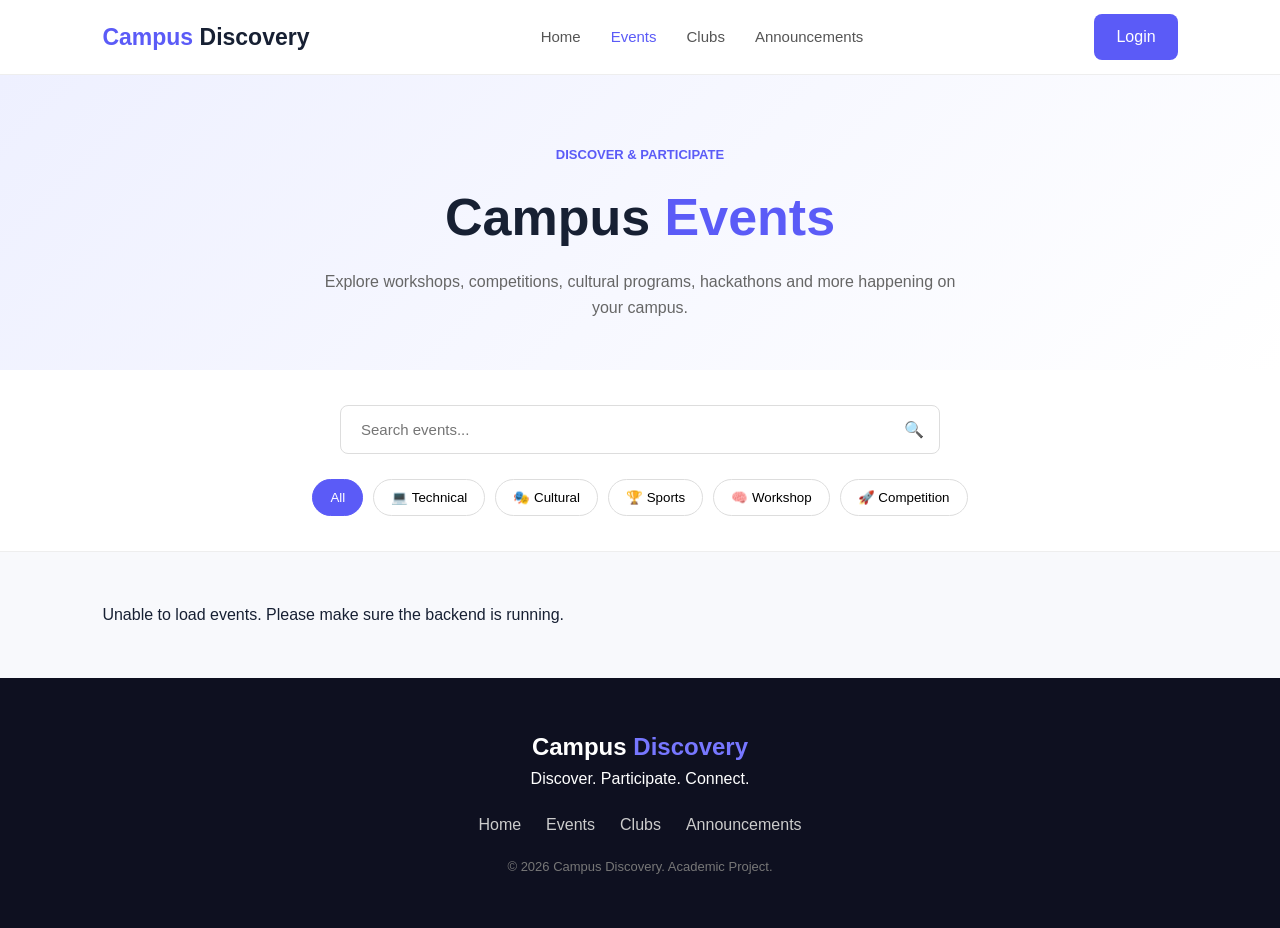
<file: Campus Discovery/pages/events.html>
<!DOCTYPE html>
<html lang="en">

<head>

    <meta charset="UTF-8">

    <meta name="viewport"
          content="width=device-width, initial-scale=1.0">

    <title>Events | Campus Discovery</title>

    <link rel="stylesheet"
          href="../css/style.css">

    <link rel="stylesheet"
          href="../css/responsive.css">

    <link rel="stylesheet"
          href="../css/events.css">

</head>


<body>


    <!-- NAVBAR -->

    <header class="navbar">

        <div class="logo">
            <span>Campus</span> Discovery
        </div>


        <nav>

            <a href="../index.html">
                Home
            </a>

            <a href="events.html"
               class="active">
                Events
            </a>

            <a href="clubs.html">
                Clubs
            </a>

            <a href="announcements.html">
                Announcements
            </a>

        </nav>


        <a href="login.html"
           class="login-btn">

            Login

        </a>

    </header>



    <!-- PAGE HEADER -->

    <section class="page-header">

        <p class="section-label">
            DISCOVER & PARTICIPATE
        </p>

        <h1>
            Campus <span>Events</span>
        </h1>

        <p>
            Explore workshops, competitions, cultural programs,
            hackathons and more happening on your campus.
        </p>

    </section>



    <!-- SEARCH AND FILTER -->

    <section class="event-controls">

        <div class="event-search">

            <input
                type="text"
                id="eventSearch"
                placeholder="Search events..."
                onkeyup="filterEvents()">

            <span>🔍</span>

        </div>


        <div class="filter-buttons">

            <button
                class="filter-btn active-filter"
                onclick="filterCategory('all', this)">

                All

            </button>


            <button
                class="filter-btn"
                onclick="filterCategory('technical', this)">

                💻 Technical

            </button>


            <button
                class="filter-btn"
                onclick="filterCategory('cultural', this)">

                🎭 Cultural

            </button>


            <button
                class="filter-btn"
                onclick="filterCategory('sports', this)">

                🏆 Sports

            </button>


            <button
                class="filter-btn"
                onclick="filterCategory('workshop', this)">

                🧠 Workshop

            </button>


            <button
                class="filter-btn"
                onclick="filterCategory('competition', this)">

                🚀 Competition

            </button>

        </div>

    </section>



    <!-- EVENTS -->

    <main class="all-events">

    <div id="eventsContainer"></div>

    <div id="noEvents"
         class="no-events">
        No events found.
    </div>

</main>

    <!-- FOOTER -->

    <footer>

        <div class="footer-logo">
            Campus <span>Discovery</span>
        </div>

        <p>
            Discover. Participate. Connect.
        </p>


        <div class="footer-links">

            <a href="../index.html">
                Home
            </a>

            <a href="events.html">
                Events
            </a>

            <a href="clubs.html">
                Clubs
            </a>

            <a href="announcements.html">
                Announcements
            </a>

        </div>


        <p class="copyright">
            © 2026 Campus Discovery. Academic Project.
        </p>

    </footer>



    <script src="../js/events.js"></script>

</body>

</html>
</file>
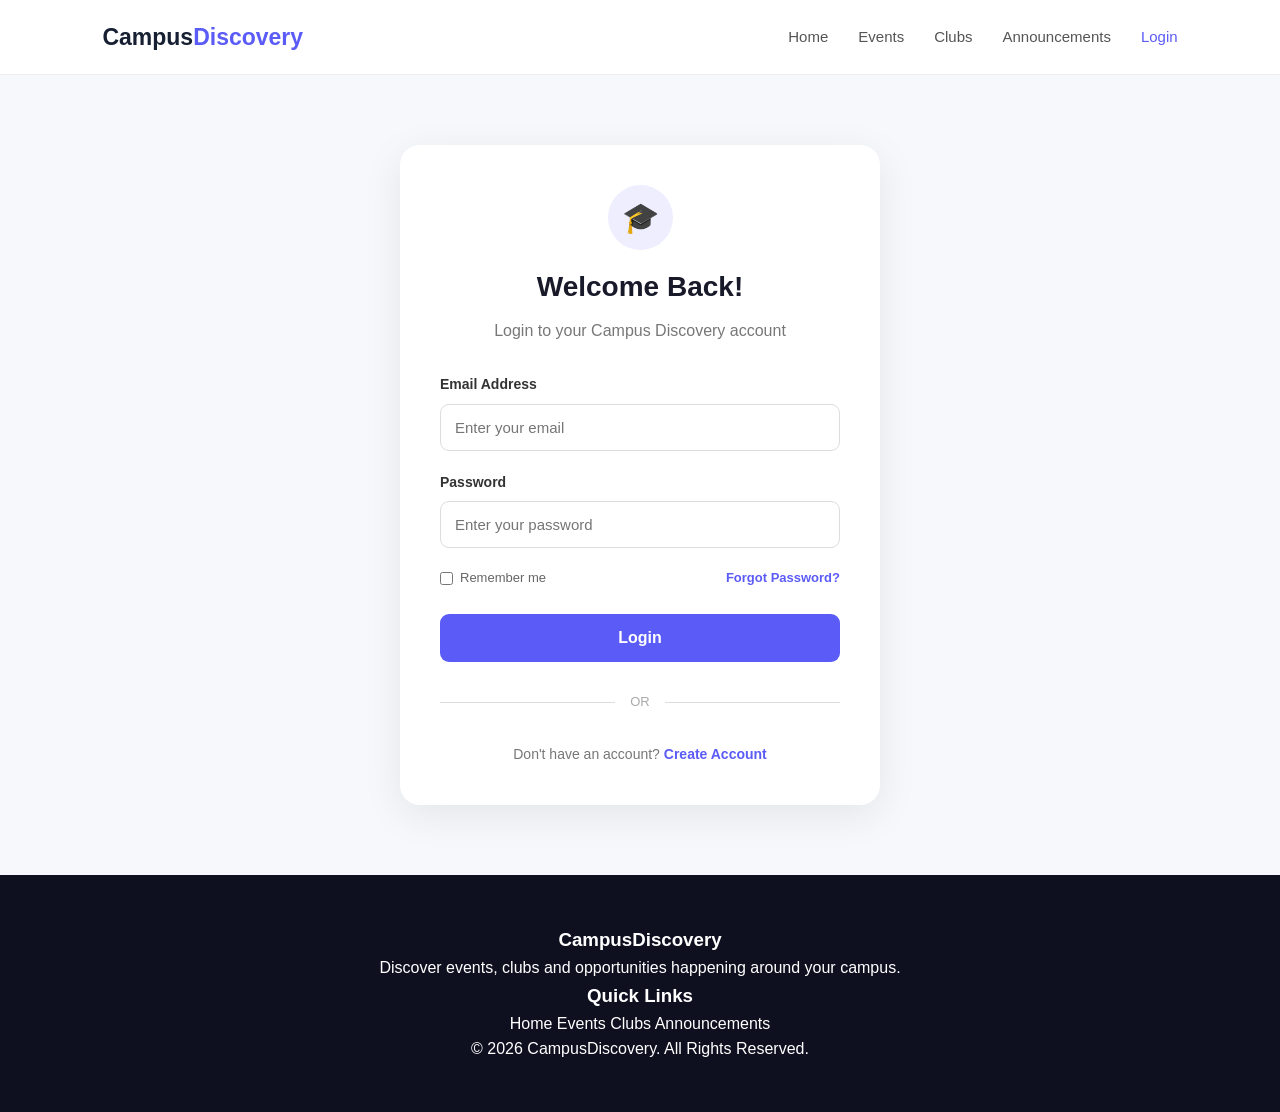
<file: Campus Discovery/pages/login.html>
<!DOCTYPE html>
<html lang="en">

<head>
    <meta charset="UTF-8">
    <meta name="viewport" content="width=device-width, initial-scale=1.0">

    <title>Login | Campus Discovery</title>

    <link rel="stylesheet" href="../css/style.css">
    <link rel="stylesheet" href="../css/responsive.css">
    <link rel="stylesheet" href="../css/login.css">
</head>

<body>

    <!-- Navbar -->
    <header class="navbar">

        <div class="logo">
            Campus<span>Discovery</span>
        </div>

        <nav>
            <a href="../index.html">Home</a>
            <a href="events.html">Events</a>
            <a href="clubs.html">Clubs</a>
            <a href="announcements.html">Announcements</a>
            <a href="login.html" class="active">Login</a>
        </nav>

    </header>


    <!-- Login Section -->
    <section class="auth-section">

        <div class="auth-container">

            <!-- Login Form -->
            <div class="auth-card">

                <div class="auth-header">

                    <div class="auth-logo">
                        🎓
                    </div>

                    <h1>Welcome Back!</h1>

                    <p>
                        Login to your Campus Discovery account
                    </p>

                </div>


                <form id="loginForm" onsubmit="loginUser(event)">

                    <div class="form-group">

                        <label for="loginEmail">
                            Email Address
                        </label>

                        <input
                            type="email"
                            id="loginEmail"
                            placeholder="Enter your email"
                            required
                        >

                    </div>


                    <div class="form-group">

                        <label for="loginPassword">
                            Password
                        </label>

                        <input
                            type="password"
                            id="loginPassword"
                            placeholder="Enter your password"
                            required
                        >

                    </div>


                    <div class="form-options">

                        <label class="remember-me">

                            <input
                                type="checkbox"
                                id="rememberMe"
                            >

                            Remember me

                        </label>

                        <a href="#" onclick="forgotPassword(event)">
                            Forgot Password?
                        </a>

                    </div>


                    <button type="submit" class="auth-btn">
                        Login
                    </button>

                </form>


                <div
                    id="loginMessage"
                    class="auth-message">
                </div>


                <div class="auth-divider">
                    <span>OR</span>
                </div>


                <p class="register-text">

                    Don't have an account?

                    <a href="#" onclick="showRegister(event)">
                        Create Account
                    </a>

                </p>

            </div>


            <!-- Register Form -->
            <div
                class="auth-card register-card"
                id="registerCard"
            >

                <div class="auth-header">

                    <div class="auth-logo">
                        🚀
                    </div>

                    <h1>Create Account</h1>

                    <p>
                        Join the Campus Discovery community
                    </p>

                </div>


                <form
                    id="registerForm"
                    onsubmit="registerUser(event)"
                >

                    <div class="form-group">

                        <label for="registerName">
                            Full Name
                        </label>

                        <input
                            type="text"
                            id="registerName"
                            placeholder="Enter your full name"
                            required
                        >

                    </div>


                    <div class="form-group">

                        <label for="registerEmail">
                            Email Address
                        </label>

                        <input
                            type="email"
                            id="registerEmail"
                            placeholder="Enter your email"
                            required
                        >

                    </div>


                    <div class="form-group">

                        <label for="studentId">
                            Student ID
                        </label>

                        <input
                            type="text"
                            id="studentId"
                            placeholder="Enter your student ID"
                            required
                        >

                    </div>


                    <div class="form-group">

                        <label for="department">
                            Department
                        </label>

                        <select id="department" required>

                            <option value="">
                                Select Department
                            </option>

                            <option value="CSE">
                                Computer Science & Engineering
                            </option>

                            <option value="ECE">
                                Electronics & Communication
                            </option>

                            <option value="EEE">
                                Electrical Engineering
                            </option>

                            <option value="ME">
                                Mechanical Engineering
                            </option>

                            <option value="CE">
                                Civil Engineering
                            </option>

                            <option value="Other">
                                Other
                            </option>

                        </select>

                    </div>


                    <div class="form-group">

                        <label for="registerPassword">
                            Password
                        </label>

                        <input
                            type="password"
                            id="registerPassword"
                            placeholder="Create a password"
                            required
                        >

                    </div>


                    <div class="form-group">

                        <label for="confirmPassword">
                            Confirm Password
                        </label>

                        <input
                            type="password"
                            id="confirmPassword"
                            placeholder="Confirm your password"
                            required
                        >

                    </div>


                    <button type="submit" class="auth-btn">
                        Create Account
                    </button>

                </form>


                <div
                    id="registerMessage"
                    class="auth-message">
                </div>


                <p class="register-text">

                    Already have an account?

                    <a href="#" onclick="showLogin(event)">
                        Login
                    </a>

                </p>

            </div>

        </div>

    </section>


    <!-- Footer -->
    <footer class="footer">

        <div class="footer-content">

            <div>

                <h3>CampusDiscovery</h3>

                <p>
                    Discover events, clubs and opportunities
                    happening around your campus.
                </p>

            </div>


            <div>

                <h3>Quick Links</h3>

                <a href="../index.html">Home</a>
                <a href="events.html">Events</a>
                <a href="clubs.html">Clubs</a>
                <a href="announcements.html">
                    Announcements
                </a>

            </div>

        </div>


        <div class="footer-bottom">

            © 2026 CampusDiscovery. All Rights Reserved.

        </div>

    </footer>


    <script src="../js/auth.js"></script>

</body>

</html>
</file>
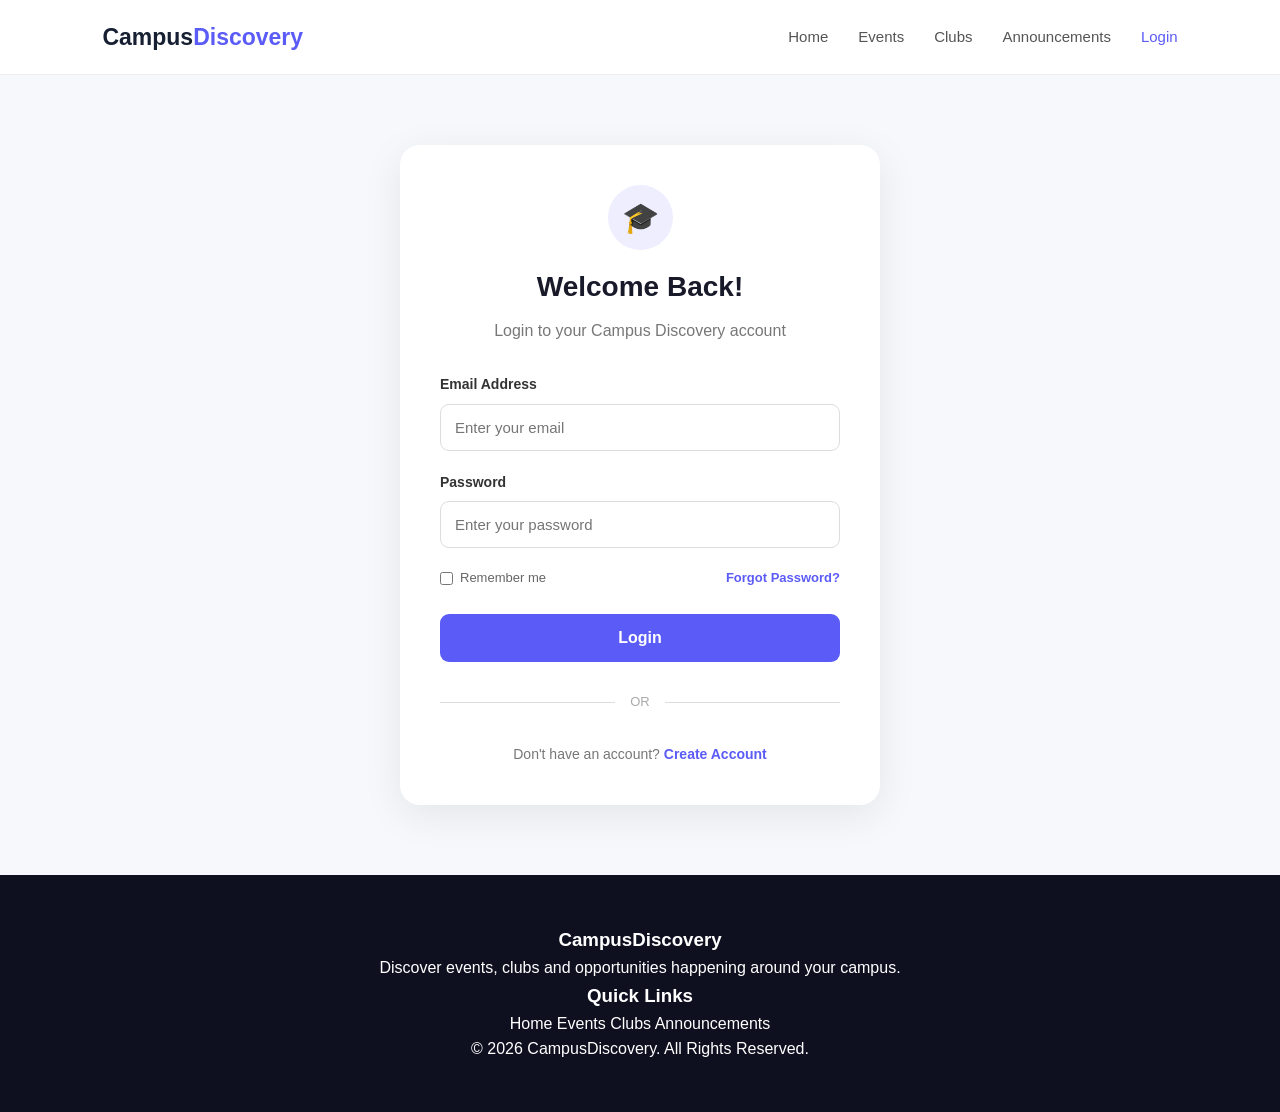
<file: Campus Discovery/pages/profile.html>
<!DOCTYPE html>
<html lang="en">

<head>
    <meta charset="UTF-8">
    <meta name="viewport" content="width=device-width, initial-scale=1.0">

    <title>Student Profile | Campus Discovery</title>

    <link rel="stylesheet" href="../css/style.css">
    <link rel="stylesheet" href="../css/responsive.css">
    <link rel="stylesheet" href="../css/profile.css">
</head>

<body>

    <!-- =========================
         NAVBAR
    ========================== -->

    <header class="navbar">

        <div class="logo">
            Campus<span>Discovery</span>
        </div>

        <nav>
            <a href="../index.html">Home</a>
            <a href="events.html">Events</a>
            <a href="clubs.html">Clubs</a>
            <a href="announcements.html">Announcements</a>
            <a href="profile.html" class="active">Profile</a>
        </nav>

    </header>


    <!-- =========================
         PROFILE HEADER
    ========================== -->

    <section class="profile-header">

        <div class="container profile-header-content">

            <div class="profile-avatar">
                👤
            </div>

            <div class="profile-intro">

                <h1 id="displayProfileName">
                    Student
                </h1>

                <p id="displayProfileDepartment">
                    Department
                </p>

                <span>
                    🎓 Student ID:
                    <span id="displayProfileStudentId">
                        Not available
                    </span>
                </span>

            </div>

            <button
                class="edit-profile-btn"
                onclick="toggleEditProfile()">

                ✏️ Edit Profile

            </button>

        </div>

    </section>


    <!-- =========================
         PROFILE DASHBOARD
    ========================== -->

    <section class="profile-section">

        <div class="container">


            <!-- =========================
                 STATISTICS
            ========================== -->

            <div class="profile-stats">

                <div class="stat-card">

                    <div class="stat-icon">
                        📅
                    </div>

                    <div>
                        <h2>5</h2>
                        <p>Events Registered</p>
                    </div>

                </div>


                <div class="stat-card">

                    <div class="stat-icon">
                        👥
                    </div>

                    <div>
                        <h2>3</h2>
                        <p>Clubs Joined</p>
                    </div>

                </div>


                <div class="stat-card">

                    <div class="stat-icon">
                        🏆
                    </div>

                    <div>
                        <h2>2</h2>
                        <p>Events Attended</p>
                    </div>

                </div>


                <div class="stat-card">

                    <div class="stat-icon">
                        ⭐
                    </div>

                    <div>
                        <h2>8</h2>
                        <p>Activities</p>
                    </div>

                </div>

            </div>


            <!-- =========================
                 MAIN PROFILE GRID
            ========================== -->

            <div class="profile-grid">


                <!-- =========================
                     PERSONAL INFORMATION
                ========================== -->

                <div class="profile-card">

                    <div class="card-heading">

                        <h2>Personal Information</h2>

                    </div>


                    <div class="info-list">

                        <div class="info-item">

                            <span class="info-label">
                                Full Name
                            </span>

                            <span
                                class="info-value"
                                id="displayInfoName">
                                Student
                            </span>

                        </div>


                        <div class="info-item">

                            <span class="info-label">
                                Email
                            </span>

                            <span
                                class="info-value"
                                id="displayInfoEmail">
                                Not available
                            </span>

                        </div>


                        <div class="info-item">

                            <span class="info-label">
                                Student ID
                            </span>

                            <span
                                class="info-value"
                                id="displayInfoStudentId">
                                Not available
                            </span>

                        </div>


                        <div class="info-item">

                            <span class="info-label">
                                Department
                            </span>

                            <span
                                class="info-value"
                                id="displayInfoDepartment">
                                Not available
                            </span>

                        </div>


                        <div class="info-item">

                            <span class="info-label">
                                Year
                            </span>

                            <span class="info-value">
                                2nd Year
                            </span>

                        </div>

                    </div>

                </div>


                <!-- =========================
                     MY CLUBS
                ========================== -->

                <div class="profile-card">

                    <div class="card-heading">

                        <h2>My Clubs</h2>

                        <a href="clubs.html">
                            View All
                        </a>

                    </div>


                    <div class="club-list">

                        <div class="mini-club">

                            <div class="mini-club-icon">
                                💻
                            </div>

                            <div>
                                <h3>Coding Club</h3>
                                <p>Technical</p>
                            </div>

                        </div>


                        <div class="mini-club">

                            <div class="mini-club-icon">
                                🤖
                            </div>

                            <div>
                                <h3>Robotics Club</h3>
                                <p>Technical</p>
                            </div>

                        </div>


                        <div class="mini-club">

                            <div class="mini-club-icon">
                                📷
                            </div>

                            <div>
                                <h3>Photography Club</h3>
                                <p>Creative</p>
                            </div>

                        </div>

                    </div>

                </div>


                <!-- =========================
                     REGISTERED EVENTS
                ========================== -->

                <div class="profile-card full-width">

                    <div class="card-heading">

                        <h2>My Registered Events</h2>

                        <a href="events.html">
                            Explore Events
                        </a>

                    </div>


                    <div class="registered-events">


                        <div class="registered-event">

                            <div class="event-date-box">

                                <strong>25</strong>
                                <span>SEP</span>

                            </div>

                            <div class="registered-event-info">

                                <h3>
                                    Campus Hackathon 2026
                                </h3>

                                <p>
                                    📍 Main Auditorium
                                </p>

                                <span class="status upcoming">
                                    Upcoming
                                </span>

                            </div>

                            <a
                                href="event-details.html"
                                class="view-event-btn">

                                View

                            </a>

                        </div>


                        <div class="registered-event">

                            <div class="event-date-box">

                                <strong>28</strong>
                                <span>SEP</span>

                            </div>

                            <div class="registered-event-info">

                                <h3>
                                    AI & Machine Learning Workshop
                                </h3>

                                <p>
                                    📍 Computer Lab 2
                                </p>

                                <span class="status upcoming">
                                    Upcoming
                                </span>

                            </div>

                            <a
                                href="event-details.html"
                                class="view-event-btn">

                                View

                            </a>

                        </div>


                        <div class="registered-event">

                            <div class="event-date-box">

                                <strong>02</strong>
                                <span>OCT</span>

                            </div>

                            <div class="registered-event-info">

                                <h3>
                                    UI/UX Design Competition
                                </h3>

                                <p>
                                    📍 Innovation Hall
                                </p>

                                <span class="status upcoming">
                                    Upcoming
                                </span>

                            </div>

                            <a
                                href="event-details.html"
                                class="view-event-btn">

                                View

                            </a>

                        </div>

                    </div>

                </div>


                <!-- =========================
                     EDIT PROFILE
                ========================== -->

                <div
                    class="profile-card full-width edit-card"
                    id="editProfileCard">

                    <div class="card-heading">

                        <h2>Edit Profile</h2>

                    </div>


                    <form
                        id="profileForm"
                        onsubmit="saveProfile(event)">


                        <div class="profile-form-grid">


                            <!-- Full Name -->

                            <div class="form-group">

                                <label for="profileName">
                                    Full Name
                                </label>

                                <input
                                    type="text"
                                    id="profileName"
                                    placeholder="Enter your full name"
                                    required
                                >

                            </div>


                            <!-- Email -->

                            <div class="form-group">

                                <label for="profileEmail">
                                    Email
                                </label>

                                <input
                                    type="email"
                                    id="profileEmail"
                                    placeholder="Enter your email"
                                    required
                                >

                            </div>


                            <!-- Student ID -->

                            <div class="form-group">

                                <label for="profileStudentId">
                                    Student ID
                                </label>

                                <input
                                    type="text"
                                    id="profileStudentId"
                                    disabled
                                >

                            </div>


                            <!-- Department -->

                            <div class="form-group">

                                <label for="profileDepartment">
                                    Department
                                </label>

                                <select id="profileDepartment">

                                    <option value="CSE">
                                        Computer Science & Engineering
                                    </option>

                                    <option value="ECE">
                                        Electronics & Communication
                                    </option>

                                    <option value="EEE">
                                        Electrical Engineering
                                    </option>

                                    <option value="ME">
                                        Mechanical Engineering
                                    </option>

                                    <option value="CE">
                                        Civil Engineering
                                    </option>

                                    <option value="Other">
                                        Other
                                    </option>

                                </select>

                            </div>

                        </div>


                        <button
                            type="submit"
                            class="save-profile-btn">

                            Save Changes

                        </button>

                    </form>


                    <div
                        id="profileMessage"
                        class="profile-message">
                    </div>

                </div>

            </div>

        </div>

    </section>


    <!-- =========================
         FOOTER
    ========================== -->

    <footer class="footer">

        <div class="footer-content">

            <div>

                <h3>CampusDiscovery</h3>

                <p>
                    Discover events, clubs and opportunities
                    happening around your campus.
                </p>

            </div>


            <div>

                <h3>Quick Links</h3>

                <a href="../index.html">
                    Home
                </a>

                <a href="events.html">
                    Events
                </a>

                <a href="clubs.html">
                    Clubs
                </a>

                <a href="announcements.html">
                    Announcements
                </a>

            </div>

        </div>


        <div class="footer-bottom">

            © 2026 CampusDiscovery. All Rights Reserved.

        </div>

    </footer>


    <script src="../js/profile.js"></script>

</body>

</html>
</file>
<file: Campus Discovery/css/style.css>
* {
    margin: 0;
    padding: 0;
    box-sizing: border-box;
}

body {
    font-family: Arial, sans-serif;
    background: #f8f9fc;
    color: #172033;
    line-height: 1.6;
}

a {
    text-decoration: none;
    color: inherit;
}


/* NAVBAR */

.navbar {
    height: 75px;
    padding: 0 8%;
    display: flex;
    align-items: center;
    justify-content: space-between;
    background: white;
    border-bottom: 1px solid #eee;
}

.logo {
    font-size: 23px;
    font-weight: 700;
}

.logo span {
    color: #5b5bf7;
}

.navbar nav {
    display: flex;
    gap: 30px;
}

.navbar nav a {
    font-size: 15px;
    color: #555;
}

.navbar nav a:hover,
.navbar nav .active {
    color: #5b5bf7;
}

.login-btn {
    padding: 10px 22px;
    background: #5b5bf7;
    color: white;
    border-radius: 8px;
}


/* HERO */

.hero {
    min-height: 600px;
    display: flex;
    align-items: center;
    padding: 70px 8%;
    background: linear-gradient(
        135deg,
        #eef0ff,
        #ffffff
    );
}

.hero-content {
    max-width: 850px;
}

.hero-tag {
    color: #5b5bf7;
    font-weight: 700;
    font-size: 14px;
    margin-bottom: 20px;
}

.hero h1 {
    font-size: 64px;
    line-height: 1.1;
    margin-bottom: 25px;
}

.hero h1 span {
    color: #5b5bf7;
}

.hero-description {
    font-size: 18px;
    color: #666;
    max-width: 650px;
    margin-bottom: 30px;
}


/* SEARCH */

.search-box {
    display: flex;
    max-width: 650px;
    background: white;
    padding: 7px;
    border-radius: 10px;
    box-shadow: 0 10px 30px rgba(0,0,0,.08);
}

.search-box input {
    flex: 1;
    border: none;
    outline: none;
    padding: 15px;
    font-size: 15px;
}

.search-box button {
    border: none;
    background: #5b5bf7;
    color: white;
    padding: 0 25px;
    border-radius: 7px;
    cursor: pointer;
}


/* BUTTONS */

.hero-buttons {
    margin-top: 25px;
    display: flex;
    gap: 15px;
}

.primary-btn,
.secondary-btn {
    display: inline-block;
    padding: 13px 22px;
    border-radius: 8px;
}

.primary-btn {
    background: #5b5bf7;
    color: white;
}

.secondary-btn {
    border: 1px solid #ccc;
    background: white;
}


/* COMMON SECTIONS */

.categories,
.events-section,
.clubs-section {
    padding: 80px 8%;
}

.section-heading {
    text-align: center;
    margin-bottom: 45px;
}

.section-heading > p:first-child,
.section-label {
    color: #5b5bf7;
    font-size: 13px;
    font-weight: bold;
}

.section-heading h2,
.section-top h2 {
    font-size: 38px;
    margin: 8px 0;
}

.section-heading h2 span,
.section-top h2 span {
    color: #5b5bf7;
}


/* CATEGORIES */

.category-container {
    display: grid;
    grid-template-columns: repeat(5, 1fr);
    gap: 18px;
}

.category-card {
    background: white;
    padding: 25px 18px;
    border-radius: 12px;
    text-align: center;
    border: 1px solid #eee;
    transition: .3s;
}

.category-card:hover {
    transform: translateY(-6px);
    box-shadow: 0 12px 30px rgba(0,0,0,.08);
}

.category-icon {
    font-size: 35px;
    margin-bottom: 12px;
}

.category-card h3 {
    margin-bottom: 7px;
}

.category-card p {
    font-size: 13px;
    color: #777;
}


/* EVENTS */

.events-section {
    background: white;
}

.section-top {
    display: flex;
    justify-content: space-between;
    align-items: end;
    margin-bottom: 40px;
}

.view-all {
    color: #5b5bf7;
    font-weight: 600;
}

.event-container {
    display: grid;
    grid-template-columns: repeat(3, 1fr);
    gap: 25px;
}

.event-card {
    border: 1px solid #eee;
    border-radius: 12px;
    overflow: hidden;
    background: white;
    transition: .3s;
}

.event-card:hover {
    transform: translateY(-5px);
    box-shadow: 0 12px 30px rgba(0,0,0,.08);
}

.event-image {
    height: 180px;
    display: flex;
    align-items: center;
    justify-content: center;
    font-size: 60px;
    background: #eef0ff;
}

.event-content {
    padding: 22px;
}

.event-category {
    font-size: 11px;
    color: #5b5bf7;
    font-weight: bold;
}

.event-content h3 {
    margin: 8px 0;
}

.event-content p {
    color: #777;
    font-size: 14px;
    margin-bottom: 15px;
}

.event-info {
    font-size: 13px;
    margin: 7px 0;
    color: #555;
}

.event-btn {
    display: inline-block;
    margin-top: 12px;
    color: #5b5bf7;
    font-weight: bold;
}


/* CLUBS */

.club-container {
    display: grid;
    grid-template-columns: repeat(4, 1fr);
    gap: 20px;
}

.club-card {
    background: white;
    padding: 30px 20px;
    text-align: center;
    border-radius: 12px;
    border: 1px solid #eee;
}

.club-icon {
    font-size: 40px;
    margin-bottom: 10px;
}

.club-card p {
    color: #777;
    font-size: 14px;
    margin: 5px 0 15px;
}

.club-card a {
    color: #5b5bf7;
    font-weight: bold;
}


/* CTA */

.cta {
    text-align: center;
    padding: 90px 20px;
    background: #171b35;
    color: white;
}

.cta h2 {
    font-size: 40px;
    margin-bottom: 15px;
}

.cta p {
    color: #ccc;
    margin-bottom: 25px;
}


/* FOOTER */

footer {
    padding: 50px 8%;
    text-align: center;
    background: #0e1020;
    color: white;
}

.footer-logo {
    font-size: 24px;
    font-weight: bold;
}

.footer-logo span {
    color: #7777ff;
}

.footer-links {
    margin: 20px 0;
    display: flex;
    justify-content: center;
    gap: 25px;
}

.footer-links a {
    color: #ccc;
}

.copyright {
    color: #777;
    font-size: 13px;
}
</file>
<file: Campus Discovery/css/responsive.css>
@media (max-width: 900px) {

    .navbar {
        padding: 0 5%;
    }

    .navbar nav {
        gap: 15px;
    }

    .hero {
        padding: 60px 5%;
    }

    .hero h1 {
        font-size: 48px;
    }

    .category-container {
        grid-template-columns: repeat(2, 1fr);
    }

    .event-container {
        grid-template-columns: 1fr;
    }

    .club-container {
        grid-template-columns: repeat(2, 1fr);
    }
}


@media (max-width: 600px) {

    .navbar {
        height: auto;
        padding: 20px;
        flex-wrap: wrap;
        gap: 15px;
    }

    .navbar nav {
        order: 3;
        width: 100%;
        justify-content: center;
    }

    .hero h1 {
        font-size: 38px;
    }

    .hero-description {
        font-size: 16px;
    }

    .search-box {
        flex-direction: column;
        gap: 5px;
    }

    .search-box button {
        padding: 12px;
    }

    .hero-buttons {
        flex-direction: column;
    }

    .category-container,
    .club-container {
        grid-template-columns: 1fr;
    }

    .section-top {
        flex-direction: column;
        align-items: start;
        gap: 15px;
    }

    .section-heading h2,
    .section-top h2 {
        font-size: 30px;
    }
}
</file>
<file: Campus Discovery/css/admin.css>
/* =========================================
   CAMPUS DISCOVERY - ADMIN DASHBOARD
   ========================================= */

* {
    margin: 0;
    padding: 0;
    box-sizing: border-box;
}

body {
    font-family: Arial, Helvetica, sans-serif;
    background: #f4f6fb;
    color: #172033;
}

/* =========================================
   ADMIN HEADER
   ========================================= */

.admin-header {
    height: 72px;
    width: 100%;
    background: #ffffff;

    display: flex;
    align-items: center;
    justify-content: space-between;

    padding: 0 30px;

    border-bottom: 1px solid #e5e7eb;

    position: fixed;
    top: 0;
    left: 0;

    z-index: 1000;
}

/* Logo */

.admin-logo {
    font-size: 24px;
    font-weight: 800;
    color: #111827;

    display: flex;
    align-items: center;
    gap: 5px;
}

.admin-logo span {
    color: #6366f1;
}

.admin-logo small {
    font-size: 10px;
    background: #6366f1;
    color: white;

    padding: 4px 7px;
    border-radius: 5px;

    margin-left: 8px;
}

/* Admin Profile */

.admin-profile {
    display: flex;
    align-items: center;
    gap: 12px;

    padding: 8px 15px;

    border-radius: 12px;
    background: #ffffff;

    box-shadow: 0 4px 15px rgba(0, 0, 0, 0.08);
}

.admin-avatar {
    width: 42px;
    height: 42px;

    border-radius: 50%;

    background: #6366f1;

    display: flex;
    align-items: center;
    justify-content: center;

    font-size: 20px;
}

.admin-profile strong {
    display: block;
    font-size: 15px;
}

.admin-profile small {
    display: block;
    color: #6b7280;
    margin-top: 3px;
}

/* =========================================
   MAIN ADMIN LAYOUT
   ========================================= */

.admin-layout {
    display: flex;

    min-height: 100vh;

    padding-top: 72px;
}

/* =========================================
   SIDEBAR
   ========================================= */

.admin-sidebar {
    width: 245px;

    background: #171a2b;

    color: white;

    padding: 25px 15px;

    position: fixed;

    top: 72px;
    left: 0;
    bottom: 0;

    overflow-y: auto;

    z-index: 900;
}

.sidebar-title {
    font-size: 13px;
    font-weight: 700;

    color: #9ca3af;

    letter-spacing: 1px;

    padding: 0 15px;

    margin-bottom: 18px;
}

/* Sidebar Links */

.sidebar-link {
    display: flex;
    align-items: center;

    gap: 12px;

    width: 100%;

    padding: 13px 15px;

    margin-bottom: 6px;

    border-radius: 9px;

    color: #d1d5db;

    text-decoration: none;

    font-size: 15px;

    transition: 0.2s ease;

    cursor: pointer;
}

.sidebar-link:hover {
    background: rgba(255, 255, 255, 0.08);
    color: white;
}

.sidebar-link.active {
    background: #6366f1;
    color: white;

    box-shadow: 0 5px 12px rgba(99, 102, 241, 0.25);
}

.sidebar-link.logout {
    color: #fca5a5;
}

.sidebar-link.logout:hover {
    background: rgba(239, 68, 68, 0.15);
    color: #fecaca;
}

.sidebar-divider {
    height: 1px;

    background: rgba(255, 255, 255, 0.1);

    margin: 20px 5px;
}

/* =========================================
   MAIN CONTENT
   ========================================= */

.admin-main {
    margin-left: 245px;

    width: calc(100% - 245px);

    padding: 45px;

    min-height: calc(100vh - 72px);
}

/* =========================================
   DASHBOARD HEADING
   ========================================= */

.admin-page-heading {
    display: flex;

    justify-content: space-between;
    align-items: flex-start;

    margin-bottom: 30px;
}

.admin-page-heading h1 {
    font-size: 36px;

    color: #172033;

    margin-bottom: 8px;
}

.admin-page-heading p {
    color: #64748b;

    font-size: 16px;
}

.current-date {
    color: #6366f1;

    font-weight: 600;

    background: #eef2ff;

    padding: 10px 16px;

    border-radius: 8px;
}

/* =========================================
   STAT CARDS
   ========================================= */

.admin-stats {
    display: grid;

    grid-template-columns: repeat(4, 1fr);

    gap: 22px;

    margin-bottom: 35px;
}

.stat-card {
    background: white;

    border-radius: 16px;

    padding: 25px;

    display: flex;

    align-items: center;

    gap: 18px;

    box-shadow: 0 5px 20px rgba(15, 23, 42, 0.06);

    transition: transform 0.2s ease;
}

.stat-card:hover {
    transform: translateY(-3px);
}

.stat-icon {
    width: 62px;
    height: 62px;

    border-radius: 14px;

    background: #eef2ff;

    display: flex;
    align-items: center;
    justify-content: center;

    font-size: 28px;
}

.stat-card h2 {
    font-size: 28px;

    color: #111827;

    margin-bottom: 5px;
}

.stat-card p {
    color: #6b7280;

    font-size: 14px;
}

/* =========================================
   WELCOME CARD
   ========================================= */

.admin-welcome {
    background: white;

    border-radius: 16px;

    padding: 35px;

    box-shadow: 0 5px 20px rgba(15, 23, 42, 0.06);

    margin-top: 10px;
}

.admin-welcome h2 {
    font-size: 24px;

    margin-bottom: 12px;
}

.admin-welcome p {
    color: #64748b;

    font-size: 16px;
}

/* =========================================
   SECTION HEADINGS
   ========================================= */

.section-heading {
    display: flex;

    justify-content: space-between;

    align-items: center;

    margin-bottom: 25px;
}

.section-heading h1 {
    font-size: 30px;

    margin-bottom: 7px;
}

.section-heading p {
    color: #64748b;
}

/* =========================================
   BUTTONS
   ========================================= */

.admin-btn {
    border: none;

    background: #6366f1;

    color: white;

    padding: 11px 18px;

    border-radius: 8px;

    font-size: 14px;

    font-weight: 600;

    cursor: pointer;

    transition: 0.2s ease;
}

.admin-btn:hover {
    background: #4f46e5;

    transform: translateY(-1px);
}

.cancel-btn {
    border: none;

    background: #e5e7eb;

    color: #374151;

    padding: 11px 18px;

    border-radius: 8px;

    font-size: 14px;

    cursor: pointer;

    margin-left: 8px;
}

.cancel-btn:hover {
    background: #d1d5db;
}

/* =========================================
   TABLE
   ========================================= */

.admin-table-container {
    background: white;

    border-radius: 14px;

    overflow-x: auto;

    box-shadow: 0 5px 20px rgba(15, 23, 42, 0.06);
}

.admin-table {
    width: 100%;

    border-collapse: collapse;

    min-width: 900px;
}

.admin-table th {
    background: #f8fafc;

    color: #475569;

    font-size: 13px;

    font-weight: 700;

    text-align: left;

    padding: 16px;

    border-bottom: 1px solid #e5e7eb;
}

.admin-table td {
    padding: 16px;

    border-bottom: 1px solid #f1f5f9;

    color: #475569;

    font-size: 14px;
}

.admin-table tr:hover {
    background: #fafbff;
}

.admin-table strong {
    color: #172033;
}

/* =========================================
   TABLE BUTTONS
   ========================================= */

.table-btn {
    border: none;

    background: #eef2ff;

    color: #4f46e5;

    padding: 7px 12px;

    border-radius: 6px;

    cursor: pointer;

    font-size: 12px;

    font-weight: 600;

    margin-right: 5px;
}

.table-btn:hover {
    background: #e0e7ff;
}

.table-btn.delete-btn {
    background: #fee2e2;

    color: #dc2626;
}

.table-btn.delete-btn:hover {
    background: #fecaca;
}

/* =========================================
   STATUS BADGE
   ========================================= */

.status-badge {
    display: inline-block;

    padding: 5px 10px;

    border-radius: 20px;

    background: #dcfce7;

    color: #15803d;

    font-size: 12px;

    font-weight: 600;
}

/* =========================================
   MODALS
   ========================================= */

.modal {
    display: none;

    position: fixed;

    inset: 0;

    background: rgba(15, 23, 42, 0.55);

    align-items: center;

    justify-content: center;

    padding: 20px;

    z-index: 2000;
}

.modal-content {
    background: white;

    width: 100%;

    max-width: 650px;

    max-height: 90vh;

    overflow-y: auto;

    border-radius: 16px;

    padding: 30px;

    box-shadow: 0 20px 50px rgba(0, 0, 0, 0.2);
}

.modal-header {
    display: flex;

    justify-content: space-between;

    align-items: center;

    margin-bottom: 25px;
}

.modal-header h2 {
    font-size: 23px;
}

.modal-close {
    border: none;

    background: #f1f5f9;

    width: 35px;
    height: 35px;

    border-radius: 50%;

    font-size: 22px;

    cursor: pointer;

    color: #475569;
}

.modal-close:hover {
    background: #e2e8f0;
}

/* =========================================
   FORM
   ========================================= */

.form-group {
    margin-bottom: 18px;
}

.form-group label {
    display: block;

    margin-bottom: 7px;

    font-size: 14px;

    font-weight: 600;

    color: #374151;
}

.form-group input,
.form-group select,
.form-group textarea {
    width: 100%;

    padding: 11px 13px;

    border: 1px solid #d1d5db;

    border-radius: 8px;

    font-size: 14px;

    outline: none;

    font-family: inherit;
}

.form-group input:focus,
.form-group select:focus,
.form-group textarea:focus {
    border-color: #6366f1;

    box-shadow: 0 0 0 3px rgba(99, 102, 241, 0.1);
}

.form-group textarea {
    min-height: 100px;

    resize: vertical;
}

/* =========================================
   RESPONSIVE
   ========================================= */

@media (max-width: 1100px) {

    .admin-stats {
        grid-template-columns: repeat(2, 1fr);
    }

}

@media (max-width: 768px) {

    .admin-header {
        padding: 0 15px;
    }

    .admin-logo {
        font-size: 18px;
    }

    .admin-logo small {
        display: none;
    }

    .admin-profile {
        padding: 5px 8px;
    }

    .admin-profile small {
        display: none;
    }

    .admin-sidebar {
        width: 210px;
    }

    .admin-main {
        margin-left: 210px;

        width: calc(100% - 210px);

        padding: 25px;
    }

    .admin-page-heading {
        flex-direction: column;

        gap: 15px;
    }

    .admin-stats {
        grid-template-columns: 1fr;
    }

}

@media (max-width: 600px) {

    .admin-sidebar {
        width: 70px;

        padding: 20px 8px;
    }

    .sidebar-title {
        display: none;
    }

    .sidebar-link {
        justify-content: center;

        padding: 12px 5px;

        font-size: 0;
    }

    .sidebar-link::first-letter {
        font-size: 20px;
    }

    .admin-main {
        margin-left: 70px;

        width: calc(100% - 70px);

        padding: 20px;
    }

    .section-heading {
        flex-direction: column;

        align-items: flex-start;

        gap: 15px;
    }

}
</file>
<file: Campus Discovery/css/announcements.css>
/* =========================
   ANNOUNCEMENTS PAGE
========================= */

.announcements-section {
    padding: 60px 0;
    background: #f7f8fc;
}


/* Search */

.announcement-search-box {
    margin-bottom: 35px;
}

.announcement-search-box input {
    width: 100%;
    padding: 16px 20px;

    border: 1px solid #ddd;
    border-radius: 12px;

    font-size: 16px;
    outline: none;

    box-sizing: border-box;
}

.announcement-search-box input:focus {
    border-color: #5b5bf7;
}


/* Announcement List */

.announcements-list {
    display: flex;
    flex-direction: column;
    gap: 20px;
}


/* Announcement Card */

.announcement-card {
    display: flex;

    background: white;

    border-radius: 16px;

    padding: 25px;

    gap: 25px;

    box-shadow: 0 7px 25px rgba(0, 0, 0, 0.06);

    transition: 0.3s ease;
}

.announcement-card:hover {
    transform: translateY(-4px);

    box-shadow:
        0 12px 30px rgba(0, 0, 0, 0.1);
}


/* Date */

.announcement-date {
    width: 80px;
    min-width: 80px;
    height: 80px;

    border-radius: 12px;

    background: #eeeeff;

    display: flex;
    flex-direction: column;

    align-items: center;
    justify-content: center;
}

.date-day {
    font-size: 28px;
    font-weight: 800;

    color: #5b5bf7;
}

.date-month {
    font-size: 12px;
    font-weight: 700;

    color: #555;
}


/* Content */

.announcement-content {
    flex: 1;
}

.announcement-content h2 {
    margin: 8px 0 10px;

    color: #181a2a;

    font-size: 21px;
}

.announcement-content p {
    color: #666;

    line-height: 1.7;

    margin-bottom: 12px;
}


/* Tags */

.announcement-tag {
    display: inline-block;

    padding: 5px 10px;

    border-radius: 20px;

    font-size: 11px;

    font-weight: 700;

    text-transform: uppercase;
}


/* Tag styles */

.event-tag {
    background: #eeeeff;
    color: #5b5bf7;
}

.workshop-tag {
    background: #e5f7ff;
    color: #0084ad;
}

.academic-tag {
    background: #fff0df;
    color: #c26b00;
}

.sports-tag {
    background: #e5f8e8;
    color: #16853a;
}

.club-tag {
    background: #ffe5ee;
    color: #d43b6a;
}


/* Meta */

.announcement-meta {
    font-size: 13px;
    color: #888;
}


/* No announcements */

.no-announcements {
    display: none;

    text-align: center;

    padding: 60px 20px;
}

.no-announcements h2 {
    margin-bottom: 10px;
}

.no-announcements p {
    color: #777;
}


/* CTA */

.announcement-cta {
    padding: 70px 20px;

    text-align: center;

    background: #5b5bf7;

    color: white;
}

.announcement-cta h2 {
    font-size: 32px;

    margin-bottom: 12px;
}

.announcement-cta p {
    margin-bottom: 25px;
}

.announcement-cta .primary-btn {
    background: white;
    color: #5b5bf7;
}


/* Mobile */

@media (max-width: 600px) {

    .announcement-card {
        flex-direction: column;
    }

    .announcement-date {
        width: 70px;
        min-width: 70px;
    }

}
</file>
<file: Campus Discovery/css/clubs.css>
/* =========================
   CLUBS PAGE
========================= */

.clubs-section {
    padding: 60px 0;
    background: #f7f8fc;
}


/* Controls */

.club-controls {
    display: flex;
    gap: 15px;
    margin-bottom: 40px;
}

.club-search {
    flex: 1;
    padding: 15px 18px;
    border: 1px solid #ddd;
    border-radius: 10px;
    font-size: 16px;
    outline: none;
}

.club-search:focus {
    border-color: #5b5bf7;
}

.club-controls select {
    padding: 15px 20px;
    border: 1px solid #ddd;
    border-radius: 10px;
    background: white;
    font-size: 15px;
    cursor: pointer;
    outline: none;
}


/* Clubs Grid */

.clubs-grid {
    display: grid;
    grid-template-columns: repeat(2, 1fr);
    gap: 25px;
}


/* Club Card */

.club-card {
    background: white;
    border-radius: 18px;
    overflow: hidden;
    display: flex;
    min-height: 260px;
    box-shadow: 0 8px 25px rgba(0, 0, 0, 0.06);
    transition: 0.3s ease;
}

.club-card:hover {
    transform: translateY(-6px);
    box-shadow: 0 15px 35px rgba(0, 0, 0, 0.1);
}


/* Club Icon */

.club-icon {
    width: 150px;
    min-width: 150px;
    display: flex;
    justify-content: center;
    align-items: center;
    font-size: 55px;
}


/* Different backgrounds */

.technical-icon {
    background: #e8e9ff;
}

.robotics-icon {
    background: #e5f7ff;
}

.ai-icon {
    background: #eee7ff;
}

.photography-icon {
    background: #fff0df;
}

.cultural-icon {
    background: #ffe5ee;
}

.sports-icon {
    background: #e5f8e8;
}

.music-icon {
    background: #fff4cc;
}

.business-icon {
    background: #e7f2ff;
}


/* Club Content */

.club-content {
    padding: 25px;
    flex: 1;
}

.club-category {
    display: inline-block;
    font-size: 12px;
    font-weight: 700;
    text-transform: uppercase;
    color: #5b5bf7;
    margin-bottom: 8px;
}

.club-content h2 {
    margin-bottom: 10px;
    font-size: 23px;
    color: #181a2a;
}

.club-content p {
    color: #666;
    line-height: 1.6;
    margin-bottom: 18px;
}


/* Club Info */

.club-info {
    display: flex;
    gap: 20px;
    color: #777;
    font-size: 13px;
    margin-bottom: 18px;
}


/* Button */

.club-btn {
    text-decoration: none;
    color: #5b5bf7;
    font-weight: 700;
    font-size: 14px;
}

.club-btn:hover {
    text-decoration: underline;
}


/* No Clubs */

.no-clubs {
    display: none;
    text-align: center;
    padding: 60px 20px;
}

.no-clubs h2 {
    margin-bottom: 10px;
}

.no-clubs p {
    color: #777;
}


/* CTA */

.club-cta {
    padding: 70px 20px;
    text-align: center;
    background: #5b5bf7;
    color: white;
}

.club-cta h2 {
    font-size: 34px;
    margin-bottom: 12px;
}

.club-cta p {
    max-width: 600px;
    margin: 0 auto 25px;
    line-height: 1.7;
}

.club-cta .primary-btn {
    background: white;
    color: #5b5bf7;
}


/* Responsive */

@media (max-width: 800px) {

    .clubs-grid {
        grid-template-columns: 1fr;
    }

}

@media (max-width: 600px) {

    .club-controls {
        flex-direction: column;
    }

    .club-card {
        flex-direction: column;
    }

    .club-icon {
        width: 100%;
        height: 130px;
    }

}
</file>
<file: Campus Discovery/css/event-details.css>
.breadcrumb {
    padding: 25px 8%;
    background: #f8f9fc;
}

.breadcrumb a {
    color: #5b5bf7;
    font-weight: 600;
}


/* EVENT HERO */

.event-detail-hero {
    padding: 50px 8%;
    display: grid;
    grid-template-columns: 380px 1fr;
    gap: 50px;
    align-items: center;
    background: white;
}

.detail-banner {
    height: 300px;
    border-radius: 15px;
    background: #e9ecff;
    display: flex;
    justify-content: center;
    align-items: center;
}

.detail-banner span {
    font-size: 120px;
}

.detail-category {
    color: #5b5bf7;
    font-size: 13px;
    font-weight: bold;
}

.detail-header h1 {
    font-size: 48px;
    line-height: 1.15;
    margin: 10px 0 15px;
}

.detail-header > p {
    color: #666;
    font-size: 17px;
    max-width: 650px;
}


.detail-meta {
    display: flex;
    flex-wrap: wrap;
    gap: 30px;
    margin-top: 30px;
}

.detail-meta div {
    display: flex;
    flex-direction: column;
    gap: 3px;
}

.detail-meta strong {
    font-size: 13px;
}

.detail-meta span {
    font-size: 14px;
    color: #666;
}


/* MAIN CONTENT */

.details-container {
    display: grid;
    grid-template-columns: 1fr 360px;
    gap: 50px;
    padding: 70px 8%;
    background: #f8f9fc;
}

.details-main {
    background: white;
    padding: 40px;
    border-radius: 15px;
}

.detail-section {
    padding-bottom: 35px;
    margin-bottom: 35px;
    border-bottom: 1px solid #eee;
}

.detail-section:last-child {
    border-bottom: none;
    margin-bottom: 0;
}

.detail-section h2 {
    font-size: 26px;
    margin-bottom: 18px;
}

.detail-section p {
    color: #666;
    margin-bottom: 12px;
}


/* EXPERIENCE */

.experience-grid {
    display: grid;
    grid-template-columns: repeat(2, 1fr);
    gap: 20px;
}

.experience-grid div {
    padding: 20px;
    border: 1px solid #eee;
    border-radius: 10px;
    font-size: 25px;
}

.experience-grid h3 {
    font-size: 17px;
    margin: 8px 0;
}

.experience-grid p {
    font-size: 13px;
}


/* GUIDELINES */

.guidelines {
    padding-left: 20px;
}

.guidelines li {
    margin: 12px 0;
    color: #666;
}


/* ORGANIZER */

.organizer-box {
    display: flex;
    align-items: center;
    gap: 15px;
}

.organizer-icon {
    width: 55px;
    height: 55px;
    border-radius: 50%;
    background: #eef0ff;
    display: flex;
    justify-content: center;
    align-items: center;
    font-size: 25px;
}

.organizer-box h3 {
    margin-bottom: 3px;
}

.organizer-box p {
    margin: 0;
    font-size: 13px;
}


/* REGISTRATION */

.registration-card {
    background: white;
    padding: 30px;
    border-radius: 15px;
    height: fit-content;
    position: sticky;
    top: 20px;
    box-shadow: 0 10px 30px rgba(0,0,0,.06);
}

.registration-top span {
    color: #5b5bf7;
    font-size: 12px;
    font-weight: bold;
}

.registration-top h2 {
    font-size: 25px;
    margin: 7px 0;
}

.registration-top p {
    color: #777;
    font-size: 14px;
    margin-bottom: 25px;
}


.registration-card form {
    display: flex;
    flex-direction: column;
}

.registration-card label {
    font-size: 13px;
    font-weight: 600;
    margin-bottom: 6px;
}

.registration-card input,
.registration-card select {
    padding: 12px;
    border: 1px solid #ddd;
    border-radius: 7px;
    margin-bottom: 18px;
    outline: none;
    font-size: 14px;
}

.registration-card input:focus,
.registration-card select:focus {
    border-color: #5b5bf7;
}


.register-btn {
    border: none;
    background: #5b5bf7;
    color: white;
    padding: 14px;
    border-radius: 8px;
    font-size: 15px;
    font-weight: bold;
    cursor: pointer;
}

.register-btn:hover {
    background: #4646d8;
}


.registration-message {
    margin-top: 15px;
    padding: 12px;
    border-radius: 7px;
    display: none;
    background: #e8f7f1;
    color: #16704d;
    font-size: 13px;
}
</file>
<file: Campus Discovery/css/events.css>
/* PAGE HEADER */

.page-header {
    text-align: center;
    padding: 70px 20px 50px;
    background: linear-gradient(
        135deg,
        #eef0ff,
        #ffffff
    );
}

.page-header h1 {
    font-size: 52px;
    margin: 10px 0;
}

.page-header h1 span {
    color: #5b5bf7;
}

.page-header > p:last-child {
    max-width: 650px;
    margin: auto;
    color: #666;
}


/* CONTROLS */

.event-controls {
    padding: 35px 8%;
    background: white;
    border-bottom: 1px solid #eee;
}

.event-search {
    max-width: 600px;
    margin: 0 auto 25px;
    display: flex;
    align-items: center;
    border: 1px solid #ddd;
    border-radius: 8px;
    padding: 0 15px;
}

.event-search input {
    flex: 1;
    border: none;
    outline: none;
    padding: 15px 5px;
    font-size: 15px;
}

.filter-buttons {
    display: flex;
    justify-content: center;
    flex-wrap: wrap;
    gap: 10px;
}

.filter-btn {
    border: 1px solid #ddd;
    background: white;
    padding: 10px 17px;
    border-radius: 20px;
    cursor: pointer;
}

.filter-btn:hover,
.active-filter {
    background: #5b5bf7;
    color: white;
    border-color: #5b5bf7;
}


/* EVENTS GRID */

.all-events {
    padding: 50px 8%;
    display: grid;
    grid-template-columns: repeat(2, 1fr);
    gap: 25px;
    background: #f8f9fc;
}


/* EVENT CARD */

.event-card-large {
    background: white;
    border-radius: 12px;
    overflow: hidden;
    border: 1px solid #eee;
    transition: .3s;
}

.event-card-large:hover {
    transform: translateY(-5px);
    box-shadow: 0 15px 30px rgba(0,0,0,.08);
}


/* EVENT BANNER */

.event-banner {
    height: 190px;
    position: relative;
    display: flex;
    align-items: center;
    justify-content: center;
}

.technical-bg {
    background: #e9ecff;
}

.workshop-bg {
    background: #e8f7f1;
}

.cultural-bg {
    background: #fff0e7;
}

.sports-bg {
    background: #e8f4ff;
}

.competition-bg {
    background: #f5eaff;
}

.big-event-icon {
    font-size: 70px;
}

.event-badge {
    position: absolute;
    top: 15px;
    right: 15px;
    background: white;
    color: #5b5bf7;
    font-size: 11px;
    font-weight: bold;
    padding: 7px 12px;
    border-radius: 20px;
}


/* CARD BODY */

.event-card-body {
    padding: 25px;
}

.event-card-body h2 {
    font-size: 22px;
    margin-bottom: 10px;
}

.event-card-body > p {
    color: #666;
    font-size: 14px;
    margin-bottom: 20px;
}

.event-details {
    display: flex;
    flex-direction: column;
    gap: 8px;
    font-size: 13px;
    color: #555;
}

.event-card-footer {
    margin-top: 20px;
    padding-top: 15px;
    border-top: 1px solid #eee;
    display: flex;
    justify-content: space-between;
    align-items: center;
    gap: 15px;
}

.organizer {
    color: #777;
    font-size: 12px;
}

.no-events {
    display: none;
    grid-column: 1 / -1;
    text-align: center;
    padding: 60px;
    color: #777;
}
</file>
<file: Campus Discovery/css/login.css>
/* =========================
   LOGIN & REGISTER
========================= */

.auth-section {
    min-height: 75vh;
    padding: 70px 20px;

    background: #f7f8fc;

    display: flex;
    justify-content: center;
    align-items: center;
}


/* Container */

.auth-container {
    width: 100%;
    max-width: 480px;
}


/* Card */

.auth-card {
    background: white;

    padding: 40px;

    border-radius: 20px;

    box-shadow:
        0 10px 40px rgba(0, 0, 0, 0.08);
}


/* Header */

.auth-header {
    text-align: center;

    margin-bottom: 30px;
}

.auth-logo {
    width: 65px;
    height: 65px;

    margin: 0 auto 15px;

    border-radius: 50%;

    background: #eeeeff;

    display: flex;
    align-items: center;
    justify-content: center;

    font-size: 30px;
}

.auth-header h1 {
    margin-bottom: 8px;

    color: #181a2a;

    font-size: 28px;
}

.auth-header p {
    color: #777;
}


/* Form */

.form-group {
    margin-bottom: 20px;
}

.form-group label {
    display: block;

    margin-bottom: 8px;

    font-weight: 600;

    color: #333;

    font-size: 14px;
}

.form-group input,
.form-group select {
    width: 100%;

    padding: 14px;

    border: 1px solid #ddd;

    border-radius: 9px;

    font-size: 15px;

    box-sizing: border-box;

    outline: none;

    background: white;
}

.form-group input:focus,
.form-group select:focus {
    border-color: #5b5bf7;
}


/* Options */

.form-options {
    display: flex;

    justify-content: space-between;

    align-items: center;

    margin-bottom: 25px;

    font-size: 13px;
}

.remember-me {
    display: flex;

    align-items: center;

    gap: 7px;

    color: #666;
}

.remember-me input {
    accent-color: #5b5bf7;
}

.form-options a {
    color: #5b5bf7;

    text-decoration: none;

    font-weight: 600;
}


/* Button */

.auth-btn {
    width: 100%;

    padding: 15px;

    border: none;

    border-radius: 9px;

    background: #5b5bf7;

    color: white;

    font-size: 16px;

    font-weight: 700;

    cursor: pointer;

    transition: 0.3s;
}

.auth-btn:hover {
    background: #4646df;

    transform: translateY(-2px);
}


/* Divider */

.auth-divider {
    display: flex;

    align-items: center;

    gap: 15px;

    margin: 30px 0;

    color: #aaa;

    font-size: 13px;
}

.auth-divider::before,
.auth-divider::after {
    content: "";

    flex: 1;

    height: 1px;

    background: #ddd;
}


/* Register text */

.register-text {
    text-align: center;

    color: #777;

    font-size: 14px;
}

.register-text a {
    color: #5b5bf7;

    font-weight: 700;

    text-decoration: none;
}


/* Messages */

.auth-message {
    display: none;

    margin-top: 20px;

    padding: 12px;

    border-radius: 8px;

    text-align: center;

    font-size: 14px;

    background: #e8f8ed;

    color: #19763a;
}


/* Register Card */

.register-card {
    display: none;
}


/* Mobile */

@media (max-width: 600px) {

    .auth-section {
        padding: 40px 15px;
    }

    .auth-card {
        padding: 25px 20px;
    }

    .auth-header h1 {
        font-size: 24px;
    }

    .form-options {
        flex-direction: column;

        align-items: flex-start;

        gap: 12px;
    }

}
</file>
<file: Campus Discovery/css/profile.css>
/* =========================
   PROFILE PAGE
========================= */

.profile-header {
    background: #5b5bf7;
    color: white;
    padding: 40px 20px;
}

.profile-header-content {
    display: flex;
    align-items: center;
    gap: 25px;
}

.profile-avatar {
    width: 90px;
    height: 90px;

    border-radius: 50%;

    background: white;

    display: flex;
    align-items: center;
    justify-content: center;

    font-size: 42px;
}

.profile-intro {
    flex: 1;
}

.profile-intro h1 {
    font-size: 30px;
    margin-bottom: 5px;
}

.profile-intro p {
    margin-bottom: 8px;
    opacity: 0.9;
}

.profile-intro span {
    font-size: 14px;
    opacity: 0.85;
}

.edit-profile-btn {
    padding: 12px 20px;

    border: 1px solid white;

    border-radius: 8px;

    background: transparent;

    color: white;

    font-weight: 600;

    cursor: pointer;
}

.edit-profile-btn:hover {
    background: white;
    color: #5b5bf7;
}


/* Profile Section */

.profile-section {
    padding: 50px 0;
    background: #f7f8fc;
}


/* Statistics */

.profile-stats {
    display: grid;

    grid-template-columns: repeat(4, 1fr);

    gap: 20px;

    margin-bottom: 30px;
}

.stat-card {
    background: white;

    padding: 22px;

    border-radius: 15px;

    display: flex;

    align-items: center;

    gap: 15px;

    box-shadow:
        0 5px 20px rgba(0, 0, 0, 0.05);
}

.stat-icon {
    width: 50px;
    height: 50px;

    border-radius: 12px;

    background: #eeeeff;

    display: flex;

    justify-content: center;
    align-items: center;

    font-size: 25px;
}

.stat-card h2 {
    font-size: 25px;
    margin-bottom: 3px;
}

.stat-card p {
    color: #777;
    font-size: 13px;
}


/* Grid */

.profile-grid {
    display: grid;

    grid-template-columns: 1fr 1fr;

    gap: 25px;
}


/* Cards */

.profile-card {
    background: white;

    padding: 28px;

    border-radius: 16px;

    box-shadow:
        0 5px 20px rgba(0, 0, 0, 0.05);
}

.full-width {
    grid-column: 1 / -1;
}


/* Heading */

.card-heading {
    display: flex;

    justify-content: space-between;

    align-items: center;

    margin-bottom: 25px;
}

.card-heading h2 {
    font-size: 20px;
    color: #181a2a;
}

.card-heading a {
    text-decoration: none;

    color: #5b5bf7;

    font-size: 13px;

    font-weight: 600;
}


/* Information */

.info-list {
    display: flex;
    flex-direction: column;
}

.info-item {
    display: flex;

    justify-content: space-between;

    padding: 14px 0;

    border-bottom: 1px solid #eee;

    gap: 20px;
}

.info-item:last-child {
    border-bottom: none;
}

.info-label {
    color: #888;
    font-size: 14px;
}

.info-value {
    color: #333;

    font-size: 14px;

    font-weight: 600;

    text-align: right;
}


/* Clubs */

.club-list {
    display: flex;
    flex-direction: column;
    gap: 15px;
}

.mini-club {
    display: flex;

    align-items: center;

    gap: 15px;

    padding: 12px;

    border-radius: 10px;

    background: #f7f8fc;
}

.mini-club-icon {
    width: 45px;
    height: 45px;

    border-radius: 10px;

    background: #eeeeff;

    display: flex;

    justify-content: center;
    align-items: center;

    font-size: 22px;
}

.mini-club h3 {
    font-size: 15px;
    margin-bottom: 4px;
}

.mini-club p {
    color: #888;
    font-size: 12px;
}


/* Registered Events */

.registered-events {
    display: flex;
    flex-direction: column;
    gap: 15px;
}

.registered-event {
    display: flex;

    align-items: center;

    gap: 20px;

    padding: 18px;

    border: 1px solid #eee;

    border-radius: 12px;
}

.event-date-box {
    width: 65px;
    min-width: 65px;

    height: 65px;

    background: #eeeeff;

    border-radius: 10px;

    display: flex;

    flex-direction: column;

    justify-content: center;

    align-items: center;
}

.event-date-box strong {
    font-size: 22px;

    color: #5b5bf7;
}

.event-date-box span {
    font-size: 11px;

    font-weight: 700;

    color: #777;
}

.registered-event-info {
    flex: 1;
}

.registered-event-info h3 {
    font-size: 16px;

    margin-bottom: 5px;
}

.registered-event-info p {
    color: #888;

    font-size: 13px;

    margin-bottom: 8px;
}

.status {
    display: inline-block;

    padding: 4px 9px;

    border-radius: 20px;

    font-size: 11px;

    font-weight: 700;
}

.upcoming {
    background: #e5f8e8;
    color: #16853a;
}

.view-event-btn {
    text-decoration: none;

    color: #5b5bf7;

    font-size: 13px;

    font-weight: 700;
}


/* Edit Form */

.edit-card {
    display: none;
}

.profile-form-grid {
    display: grid;

    grid-template-columns: 1fr 1fr;

    gap: 20px;
}

.form-group label {
    display: block;

    margin-bottom: 7px;

    font-size: 14px;

    font-weight: 600;
}

.form-group input,
.form-group select {
    width: 100%;

    padding: 13px;

    box-sizing: border-box;

    border: 1px solid #ddd;

    border-radius: 8px;

    outline: none;
}

.form-group input:focus,
.form-group select:focus {
    border-color: #5b5bf7;
}

.save-profile-btn {
    margin-top: 20px;

    padding: 13px 22px;

    border: none;

    border-radius: 8px;

    background: #5b5bf7;

    color: white;

    font-weight: 700;

    cursor: pointer;
}

.profile-message {
    display: none;

    margin-top: 15px;

    padding: 12px;

    background: #e5f8e8;

    color: #16853a;

    border-radius: 8px;

    font-size: 14px;
}


/* Responsive */

@media (max-width: 900px) {

    .profile-stats {
        grid-template-columns: 1fr 1fr;
    }

    .profile-grid {
        grid-template-columns: 1fr;
    }

    .full-width {
        grid-column: auto;
    }

}


@media (max-width: 600px) {

    .profile-header-content {
        flex-direction: column;

        text-align: center;
    }

    .profile-stats {
        grid-template-columns: 1fr;
    }

    .profile-form-grid {
        grid-template-columns: 1fr;
    }

    .registered-event {
        align-items: flex-start;
    }

}
</file>
